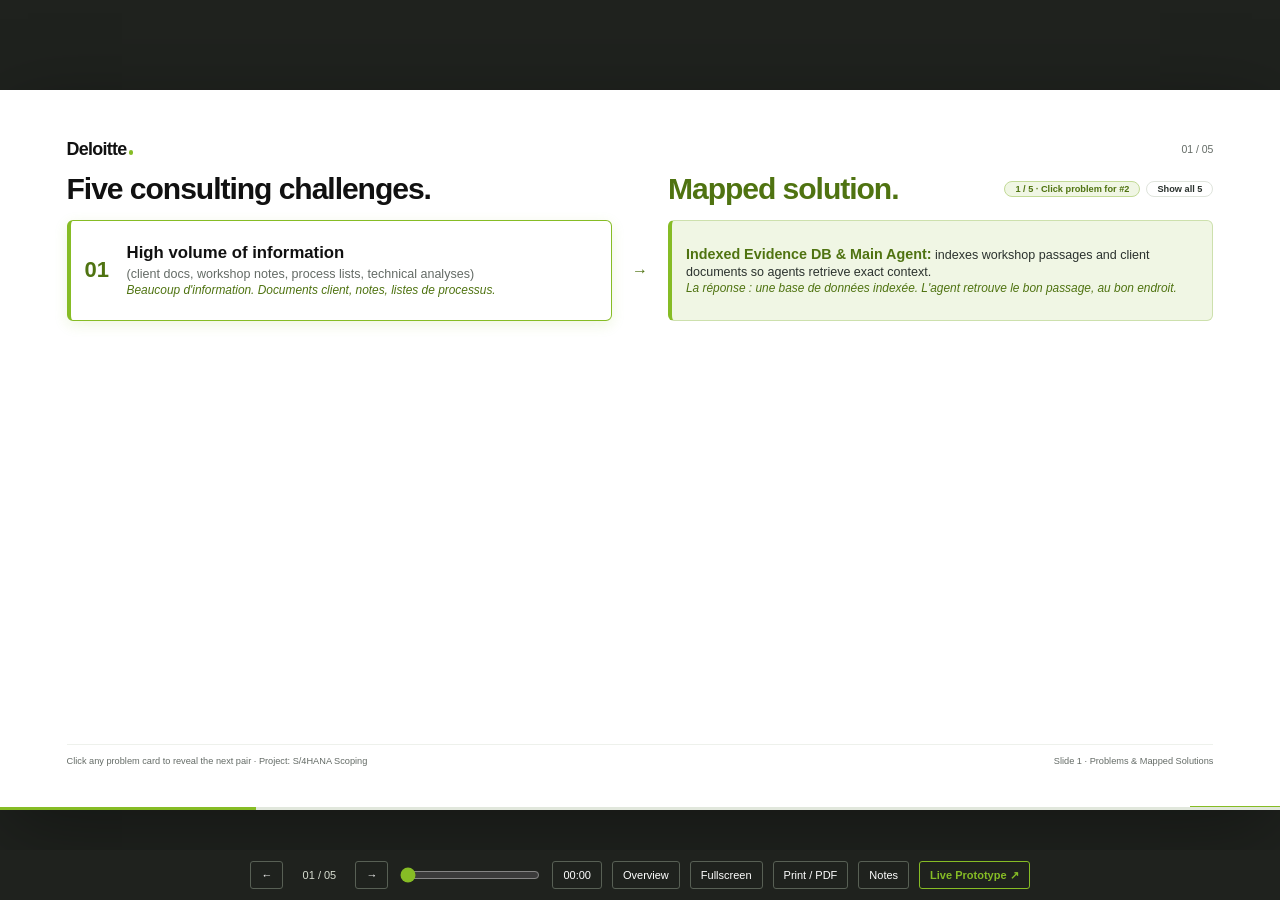
<file: presentation/index.html>
<!doctype html>
<html lang="en">
<head>
<meta charset="utf-8">
<meta name="viewport" content="width=device-width, initial-scale=1">
<meta name="theme-color" content="#111111">
<title>Deloitte | Reusable AI Framework for Consultants</title>
<style>
  :root {
    --green: #86bc25;
    --green-dark: #4f7311;
    --green-soft: #f0f6e4;
    --ink: #111111;
    --graphite: #2b322e;
    --muted: #646b66;
    --line: #dfe4dc;
    --canvas: #f5f7f3;
    --paper: #ffffff;
  }
  * { box-sizing: border-box; }
  html, body { height: 100%; margin: 0; }
  body {
    font-family: -apple-system, BlinkMacSystemFont, "Segoe UI", Roboto, Helvetica, Arial, sans-serif;
    color: var(--ink);
    background: #1f221e;
    display: grid;
    place-items: center;
    overflow: hidden;
  }
  button, a { font: inherit; }
  button { cursor: pointer; }
  a { color: inherit; }

  .deck {
    width: min(100vw, calc((100vh - 50px) * 16 / 9));
    height: min(calc(100vw * 9 / 16), calc(100vh - 50px));
    position: relative;
    background: var(--paper);
    overflow: hidden;
    box-shadow: 0 20px 80px rgba(0, 0, 0, .35);
  }
  .slide {
    position: absolute;
    inset: 0;
    display: none;
    background: var(--paper);
    padding: 3.8% 5.2% 3.4%;
    overflow-y: auto;
    animation: slideIn .2s ease-out;
  }
  .slide.active { display: flex; flex-direction: column; }
  @keyframes slideIn {
    from { opacity: .2; transform: translateY(4px); }
    to { opacity: 1; transform: translateY(0); }
  }

  /* Slide Header & Footer */
  .slide-top {
    display: flex;
    justify-content: space-between;
    align-items: center;
    margin-bottom: 1.1%;
  }
  .brand {
    font-weight: 700;
    font-size: clamp(14px, 1.4vw, 23px);
    letter-spacing: -0.7px;
    display: inline-flex;
    align-items: baseline;
  }
  .brand::after {
    content: "";
    width: .25em;
    height: .25em;
    border-radius: 50%;
    background: var(--green);
    margin-left: .12em;
  }
  .slide-number {
    font-size: clamp(10px, .82vw, 14px);
    color: var(--muted);
    font-variant-numeric: tabular-nums;
  }
  .section-label {
    font-size: clamp(9px, .74vw, 12px);
    letter-spacing: .13em;
    text-transform: uppercase;
    font-weight: 700;
    color: var(--green-dark);
    margin-bottom: .6%;
  }
  h1, h2, h3, h4, p { margin: 0; }
  h1 {
    font-size: clamp(26px, 4vw, 64px);
    line-height: 1.07;
    letter-spacing: -0.04em;
    font-weight: 600;
    max-width: 92%;
  }
  h2 {
    font-size: clamp(21px, 2.35vw, 38px);
    line-height: 1.12;
    letter-spacing: -0.035em;
    font-weight: 600;
    margin-bottom: 1.3%;
  }
  h3 {
    font-size: clamp(13px, 1.15vw, 20px);
    font-weight: 600;
    line-height: 1.28;
  }
  p {
    font-size: clamp(11px, .98vw, 16px);
    line-height: 1.48;
  }
  .green { color: var(--green-dark); }
  .slide-footer {
    margin-top: auto;
    padding-top: 1%;
    display: flex;
    justify-content: space-between;
    font-size: clamp(9px, .72vw, 12.5px);
    color: var(--muted);
    border-top: 1px solid #eef1ec;
  }
  .corner {
    position: absolute;
    right: 0;
    bottom: 0;
    width: 7%;
    height: 4px;
    background: var(--green);
  }

  /* Slide 1: 50% Problem / 50% Mapped Solution + Progressive Reveal */
  .slide1-title-row {
    display: grid;
    grid-template-columns: 1fr 32px 1fr;
    gap: 12px;
    align-items: center;
    margin-bottom: 1.2%;
  }
  .slide1-title-row h2 {
    margin-bottom: 0;
  }
  .slide1-right-head {
    display: flex;
    justify-content: space-between;
    align-items: center;
    gap: 10px;
    flex-wrap: wrap;
  }
  .step-controls {
    display: inline-flex;
    align-items: center;
    gap: 6px;
  }
  .step-pill {
    background: #fff;
    border: 1px solid var(--line);
    color: var(--graphite);
    border-radius: 999px;
    padding: 2px 10px;
    font-size: clamp(9px, .72vw, 12px);
    font-weight: 600;
    transition: border-color .15s, background .15s, color .15s;
  }
  .step-pill:hover {
    border-color: var(--green);
    color: var(--green-dark);
    background: var(--green-soft);
  }
  .step-pill.accent {
    background: var(--green-soft);
    border-color: #c2da96;
    color: var(--green-dark);
  }
  .mapping-rows {
    display: flex;
    flex-direction: column;
    gap: 4px;
    flex: 1;
    min-height: 0;
    justify-content: space-between;
  }
  .mapping-row {
    display: grid;
    grid-template-columns: 1fr 32px 1fr;
    gap: 12px;
    align-items: stretch;
    flex: 1;
    cursor: pointer;
    transition: opacity .36s cubic-bezier(.22, 1, .36, 1), transform .36s cubic-bezier(.22, 1, .36, 1);
  }
  .mapping-row .map-arrow,
  .mapping-row .resolve-card {
    transition: opacity .38s cubic-bezier(.22, 1, .36, 1) .08s, transform .38s cubic-bezier(.22, 1, .36, 1) .08s;
  }
  .mapping-row.hidden-step {
    opacity: 0;
    transform: translateY(12px);
    pointer-events: none;
  }
  .mapping-row.hidden-step .map-arrow,
  .mapping-row.hidden-step .resolve-card {
    opacity: 0;
    transform: translateX(16px);
  }
  .mapping-row.revealed {
    opacity: 1;
    transform: translateY(0);
  }
  .mapping-row.revealed .map-arrow,
  .mapping-row.revealed .resolve-card {
    opacity: 1;
    transform: translateX(0);
  }
  .problem-card {
    background: #fff;
    border: 1px solid var(--line);
    border-left: 4px solid var(--ink);
    border-radius: 6px;
    padding: 8px 14px;
    display: grid;
    grid-template-columns: 32px 1fr;
    gap: 10px;
    align-items: center;
    transition: border-color .2s, box-shadow .2s, transform .15s;
  }
  .mapping-row.can-advance:hover .problem-card {
    border-color: var(--green);
    transform: translateY(-1px);
  }
  .mapping-row.current .problem-card {
    border-color: var(--green);
    box-shadow: 0 4px 14px rgba(134, 188, 37, .14);
  }
  .problem-num {
    font-size: 22px;
    font-weight: 700;
    color: var(--green-dark);
    line-height: 1.2;
  }
  .problem-card strong {
    display: block;
    font-size: clamp(13px, 1.31vw, 22px);
    color: var(--ink);
    line-height: 1.22;
    margin-bottom: 2px;
  }
  .problem-card div > span {
    display: block;
    font-size: clamp(11.5px, .98vw, 15.5px);
    color: var(--muted);
    line-height: 1.3;
    margin-left: 0;
  }
  .problem-card div > span.problem-fr,
  .resolve-card p > span.solution-fr {
    font-size: clamp(10px, .93vw, 15.5px);
    color: var(--green-dark);
    font-style: italic;
    line-height: 1.16;
  }
  .problem-card div > span.problem-fr {
    margin-top: 2px;
  }
  .resolve-card p > span.solution-fr {
    display: block;
    margin-top: 2px;
  }
  .map-arrow {
    display: flex;
    align-items: center;
    justify-content: center;
    color: var(--green-dark);
    font-size: clamp(14px, 1.25vw, 20px);
    font-weight: 700;
  }
  .resolve-card {
    background: var(--green-soft);
    border: 1px solid #cde0ad;
    border-left: 4px solid var(--green);
    border-radius: 6px;
    padding: 8px 14px;
    display: flex;
    align-items: center;
  }
  .resolve-card p {
    font-size: clamp(11.5px, .98vw, 15.5px);
    line-height: 1.32;
    color: var(--graphite);
  }
  .resolve-card b {
    font-size: clamp(13px, 1.12vw, 18px);
    color: var(--green-dark);
  }

  /* Slide 2: Proposed Solution (Dedicated Overview) */
  .phase-strip {
    background: var(--canvas);
    border: 1px solid var(--line);
    border-left: 4px solid var(--ink);
    border-radius: 6px;
    padding: 12px 18px;
    margin-bottom: 1.8%;
    display: flex;
    justify-content: space-between;
    align-items: center;
    gap: 16px;
    flex-wrap: wrap;
  }
  .phase-strip strong {
    font-size: clamp(12.5px, 1.08vw, 18px);
    color: var(--ink);
  }
  .phase-strip span {
    font-size: clamp(10.5px, .9vw, 15px);
    color: var(--muted);
  }
  .solution-grid {
    display: grid;
    grid-template-columns: repeat(3, 1fr);
    gap: 2.2%;
    flex: 1;
    min-height: 0;
  }
  .solution-block {
    background: var(--green-soft);
    border: 1px solid #d1e2b4;
    border-top: 4px solid var(--green);
    border-radius: 6px;
    padding: 20px 22px;
    display: flex;
    flex-direction: column;
    justify-content: center;
  }
  .solution-block.dark {
    background: var(--ink);
    border-color: var(--ink);
    border-top-color: var(--green);
    color: #fff;
  }
  .sol-tag {
    font-size: clamp(9.5px, .78vw, 13px);
    text-transform: uppercase;
    letter-spacing: .1em;
    font-weight: 700;
    color: var(--green-dark);
    margin-bottom: 8px;
  }
  .solution-block.dark .sol-tag { color: var(--green); }
  .solution-block h3 {
    font-size: 20px;
    margin-bottom: 10px;
  }
  .solution-block p {
    font-size: clamp(12px, 1.05vw, 17.5px);
    color: var(--graphite);
    line-height: 1.5;
  }
  .solution-block.dark p { color: #d5dcd3; }

  /* Slide 3: System Architecture (5 Components + High-Level Zoom-In) */
  .arch-pipeline {
    display: grid;
    grid-template-columns: 1fr auto 1fr auto 1fr auto 1fr auto 1fr;
    gap: 4px;
    align-items: stretch;
    margin-top: .4%;
  }
  .arch-node {
    background: var(--canvas);
    border: 1px solid var(--line);
    border-top: 3px solid #c4cdbe;
    border-radius: 4px;
    padding: 14px 12px;
    text-align: left;
    display: flex;
    flex-direction: column;
    gap: 5px;
    transition: border-color .15s, background .15s, transform .12s;
  }
  .arch-node:hover, .arch-node.selected {
    border-color: var(--green);
    border-top-color: var(--green);
    background: var(--green-soft);
    transform: translateY(-1px);
  }
  .arch-node.selected {
    box-shadow: 0 4px 14px rgba(134, 188, 37, .18);
  }
  .arch-tag {
    font-size: 11px;
    text-transform: uppercase;
    letter-spacing: .08em;
    font-weight: 700;
    color: var(--green-dark);
  }
  .arch-node strong {
    font-size: 20px;
    letter-spacing: -0.02em;
    color: var(--ink);
    white-space: nowrap;
  }
  .arch-node small {
    font-size: clamp(11px, .9vw, 14px);
    color: var(--muted);
    white-space: nowrap;
  }
  .arch-arrow {
    display: flex;
    align-items: center;
    justify-content: center;
    color: #8f9a8c;
    font-size: clamp(14px, 1.2vw, 20px);
  }

  .arch-zoom-area {
    margin-top: 2%;
    background: #141714;
    color: #fff;
    border-radius: 5px;
    padding: 2.8% 3.5%;
    flex: 1;
    display: grid;
    grid-template-columns: 1fr 1.25fr;
    gap: 4%;
    align-items: start;
  }
  .zoom-col-label {
    font-size: 10.5px;
    text-transform: uppercase;
    letter-spacing: .08em;
    white-space: nowrap;
    color: var(--green);
    font-weight: 700;
    margin-bottom: 8px;
  }
  .arch-zoom-area h3 {
    font-size: 20px;
    color: #fff;
    margin-bottom: 10px;
  }
  .arch-zoom-area p {
    font-size: 15.5px;
    color: #d6dcd4;
    line-height: 1.5;
  }
  .zoom-role-list {
    margin: 0;
    padding-left: 20px;
    display: flex;
    flex-direction: column;
    gap: 8px;
    color: #d6dcd4;
    font-size: 16px;
    line-height: 1.45;
  }
  .zoom-role-list li::marker {
    color: var(--green);
  }
  .subcard-stack {
    display: flex;
    flex-direction: column;
    gap: 9px;
  }
  .subcard {
    background: #1f241f;
    border: 1px solid #323932;
    border-left: 3px solid var(--green);
    border-radius: 4px;
    padding: 10px 14px;
  }
  .subcard strong {
    display: block;
    font-size: 16px;
    color: #fff;
    margin-bottom: 3px;
  }
  .subcard span {
    display: block;
    font-size: 13.5px;
    color: #c5cec3;
    line-height: 1.4;
  }
  .value-card {
    background: #1c221b;
    border: 1px solid #354132;
    border-radius: 4px;
    padding: 16px 18px;
  }

  /* Slide 4: Architecture Diagram (True SVG Rebuild of architecture.mmd) */
  .slide4-head-row {
    display: flex;
    justify-content: space-between;
    align-items: center;
    gap: 12px;
    margin-bottom: 1.2%;
  }
  .slide4-head-row h2 {
    margin-bottom: 0;
  }
  .seq-trigger-btn {
    background: #eef5fc;
    color: #0d47a1;
    border: 1px solid #90bce8;
    border-radius: 999px;
    padding: 6px 14px;
    font-size: clamp(11px, .88vw, 13.5px);
    font-weight: 700;
    white-space: nowrap;
    cursor: pointer;
    transition: background .15s ease, border-color .15s ease;
  }
  .seq-trigger-btn:hover {
    background: #dbeafe;
    border-color: #1565c0;
  }
  .arch-svg-wrap {
    flex: 1;
    min-height: 0;
    display: flex;
    align-items: center;
    justify-content: center;
    background: var(--canvas);
    border: 1px solid var(--line);
    border-radius: 6px;
    padding: 8px 10px;
  }
  .arch-svg-wrap svg {
    width: 100%;
    height: 100%;
    max-height: 100%;
    display: block;
  }
  .engine-interactive {
    cursor: pointer;
    transition: opacity .15s ease, filter .15s ease;
  }
  .engine-interactive:hover {
    filter: brightness(0.97);
  }
  .engine-interactive:focus-visible {
    outline: 2px solid var(--green);
    outline-offset: 2px;
  }
  .engine-dialog {
    max-width: 1020px;
    width: 95%;
    margin: auto;
    border: 0;
    border-top: 5px solid var(--green);
    border-radius: 8px;
    padding: 24px 28px;
    font: 14px/1.5 -apple-system, BlinkMacSystemFont, "Segoe UI", Roboto, Helvetica, Arial, sans-serif;
    color: var(--ink);
    background: #fff;
    box-shadow: 0 24px 64px rgba(0, 0, 0, .38);
  }
  .engine-dialog::backdrop {
    background: rgba(17, 17, 17, .58);
  }
  .engine-dialog-head {
    display: flex;
    justify-content: space-between;
    align-items: flex-start;
    gap: 16px;
    margin-bottom: 16px;
  }
  .engine-dialog-head h3 {
    font-size: 22px;
    margin-top: 2px;
  }
  .engine-dialog-close {
    background: #f3f4f6;
    color: var(--ink);
    border: 1px solid var(--line);
    border-radius: 4px;
    padding: 5px 11px;
    font-size: 13px;
    font-weight: 700;
  }
  .engine-dialog-close:hover {
    background: #e5e7eb;
  }
  .engine-flow-grid {
    display: grid;
    grid-template-columns: repeat(4, 1fr);
    gap: 10px;
    margin-bottom: 16px;
  }
  .engine-flow-grid.cols-3 {
    grid-template-columns: repeat(3, 1fr);
  }
  .engine-step-card {
    background: #f7fbf0;
    border: 1px solid #cce3b0;
    border-top: 3px solid #2e7d32;
    border-radius: 6px;
    padding: 12px 11px;
  }
  .engine-step-tag {
    display: block;
    font-size: 10.5px;
    font-weight: 700;
    letter-spacing: .06em;
    text-transform: uppercase;
    color: var(--green-dark);
    margin-bottom: 4px;
  }
  .engine-step-card strong {
    display: block;
    font-size: 13px;
    white-space: nowrap;
    color: var(--ink);
    margin-bottom: 6px;
  }
  .engine-step-list {
    margin: 0;
    padding-left: 16px;
    display: grid;
    gap: 3px;
    font-size: 12px;
    color: var(--graphite);
    line-height: 1.35;
  }
  .engine-step-list code {
    font-size: 11px;
    color: #1b5e20;
    background: #e8f5e9;
    padding: 0 4px;
    border-radius: 3px;
  }
  .engine-infra-box {
    background: var(--ink);
    color: #fff;
    border-left: 4px solid var(--green);
    border-radius: 6px;
    padding: 14px 18px;
  }
  .engine-infra-box h4 {
    font-size: 13px;
    text-transform: uppercase;
    letter-spacing: .07em;
    color: var(--green);
    margin-bottom: 8px;
  }
  .engine-infra-list {
    margin: 0;
    padding-left: 18px;
    display: grid;
    gap: 5px;
    font-size: 13px;
    color: #e5e7eb;
    line-height: 1.45;
  }
  .engine-infra-list strong {
    color: #fff;
  }
  .engine-infra-list code {
    background: rgba(255, 255, 255, .12);
    color: #d9f99d;
    padding: 1px 5px;
    border-radius: 3px;
    font-size: 12px;
  }
  /* Subsystem dialog themes (amber=Skills, teal=Gateway, purple=Knowledge) */
  .engine-dialog.theme-amber { border-top-color: #d97706; }
  .theme-amber .engine-step-card { background: #fffdf5; border-color: #fcd34d; border-top-color: #d97706; }
  .theme-amber .engine-step-tag { color: #b45309; font-size: 12px; margin-bottom: 6px; }
  .theme-amber .engine-step-list code { color: #92400e; background: #fef3c7; }
  .theme-amber .engine-infra-box { border-left-color: #f59e0b; }
  .theme-amber .engine-infra-box h4 { color: #fbbf24; }

  .engine-dialog.theme-teal { border-top-color: #00695c; }
  .theme-teal .engine-step-card { background: #f2faf9; border-color: #99f6e4; border-top-color: #00695c; }
  .theme-teal .engine-step-tag { color: #0f766e; font-size: 12px; margin-bottom: 6px; }
  .theme-teal .engine-step-list code { color: #115e59; background: #ccfbf1; }
  .theme-teal .engine-infra-box { border-left-color: #14b8a6; }
  .theme-teal .engine-infra-box h4 { color: #5eead4; }

  .engine-dialog.theme-purple { border-top-color: #6a1b9a; }
  .theme-purple .engine-step-card { background: #faf6fe; border-color: #d8b4fe; border-top-color: #6a1b9a; }
  .theme-purple .engine-step-tag { color: #6a1b9a; font-size: 12px; margin-bottom: 6px; }
  .theme-purple .engine-step-list code { color: #581c87; background: #f3e8ff; }
  .theme-purple .engine-infra-box { border-left-color: #9333ea; }
  .theme-purple .engine-infra-box h4 { color: #c084fc; }

  .engine-dialog.theme-blue { border-top-color: #1565c0; }
  .theme-blue .engine-step-card { position: relative; background: #fafafa; border-color: #e5e7eb; border-top-width: 3px; }
  .theme-blue .engine-step-card:not(:nth-child(6))::after,
  .theme-blue .engine-step-card:nth-child(4)::before {
    content: "\2192";
    position: absolute;
    top: 50%;
    transform: translateY(-50%);
    width: 16px;
    height: 16px;
    border-radius: 50%;
    background: #e3f2fd;
    border: 1px solid #90bce8;
    color: #0d47a1;
    font-size: 10px;
    font-weight: 700;
    line-height: 1;
    display: flex;
    align-items: center;
    justify-content: center;
    z-index: 2;
    pointer-events: none;
  }
  .theme-blue .engine-step-card:not(:nth-child(6))::after { right: -14px; }
  .theme-blue .engine-step-card:nth-child(3)::after { right: -19px; }
  .theme-blue .engine-step-card:nth-child(4)::before { left: -19px; }
  .theme-blue .engine-step-tag { color: #4b5563; display: flex; align-items: center; flex-wrap: wrap; gap: 4px; margin-bottom: 6px; }
  .theme-blue .engine-infra-box { border-left-color: #3b82f6; }
  .theme-blue .engine-infra-box h4 { color: #93c5fd; }
  .seq-legend {
    display: flex;
    align-items: center;
    flex-wrap: wrap;
    gap: 8px;
    margin-bottom: 12px;
    padding: 7px 11px;
    background: #f8fafc;
    border: 1px solid #e2e8f0;
    border-radius: 6px;
    font-size: 11.5px;
    color: #475569;
    font-weight: 600;
  }
  .arch-tok,
  .theme-blue .engine-step-list code.arch-tok {
    display: inline-block;
    font-weight: 700;
    font-size: 10.5px;
    padding: 1px 5px;
    border-radius: 4px;
    border: 1px solid transparent;
    line-height: 1.3;
    letter-spacing: 0.01em;
    text-transform: none;
  }
  .tok-blue, .theme-blue .engine-step-list code.tok-blue { color: #0d47a1; background: #e3f2fd; border-color: #90bce8; }
  .tok-green, .theme-blue .engine-step-list code.tok-green { color: #1b5e20; background: #e8f5e9; border-color: #a5d6a7; }
  .tok-amber, .theme-blue .engine-step-list code.tok-amber { color: #92400e; background: #fef3c7; border-color: #fcd34d; }
  .tok-teal, .theme-blue .engine-step-list code.tok-teal { color: #115e59; background: #ccfbf1; border-color: #5eead4; }
  .tok-purple, .theme-blue .engine-step-list code.tok-purple { color: #581c87; background: #f3e8ff; border-color: #d8b4fe; }

  /* Slide 5: Project Knowledge · Data Types & Storage */
  .data-clarity-strip {
    background: var(--ink);
    color: #fff;
    border-left: 4px solid var(--green);
    border-radius: 6px;
    padding: 11px 16px;
    margin-bottom: 1.5%;
    font-size: clamp(11.5px, 1vw, 15.5px);
    line-height: 1.4;
  }
  .data-clarity-strip strong {
    color: var(--green);
  }
  .data-types-grid {
    display: grid;
    grid-template-columns: repeat(3, 1fr);
    gap: 1.8%;
    flex: 1;
    min-height: 0;
  }
  .data-type-card {
    background: #fff;
    border: 1px solid var(--line);
    border-top: 4px solid var(--ink);
    border-radius: 6px;
    padding: 14px 16px;
    display: flex;
    flex-direction: column;
    gap: 9px;
  }
  .data-type-card.non-vector {
    border-top-color: var(--green);
    background: #fcfdf9;
  }
  .data-type-kicker {
    font-size: 11px;
    text-transform: uppercase;
    letter-spacing: .09em;
    font-weight: 700;
    color: var(--green-dark);
  }
  .data-type-card h3 {
    font-size: clamp(15px, 1.28vw, 20px);
    color: var(--ink);
  }
  .data-row {
    background: var(--canvas);
    border: 1px solid var(--line);
    border-radius: 5px;
    padding: 8px 10px;
  }
  .data-type-card.non-vector .data-row.storage {
    background: var(--green-soft);
    border-color: #cde0ad;
  }
  .data-row-label {
    display: block;
    font-size: 10.5px;
    text-transform: uppercase;
    letter-spacing: .07em;
    font-weight: 700;
    color: var(--muted);
    margin-bottom: 2px;
  }
  .data-row p {
    font-size: clamp(11px, .92vw, 14px);
    color: var(--graphite);
    line-height: 1.36;
  }

  /* Slide 6: Transition to Live Demo */
  .demo-lead {
    font-size: clamp(13px, 1.18vw, 20px);
    color: var(--graphite);
    max-width: 88%;
    margin-bottom: 2.2%;
  }
  .demo-cards {
    display: grid;
    grid-template-columns: repeat(3, 1fr);
    gap: 2.2%;
  }
  .demo-card {
    background: var(--canvas);
    border: 1px solid var(--line);
    border-top: 3px solid var(--green);
    border-radius: 5px;
    padding: 4.5% 5%;
  }
  .demo-num {
    font-size: clamp(18px, 1.9vw, 32px);
    font-weight: 700;
    color: var(--green-dark);
    margin-bottom: 4%;
    display: block;
  }
  .demo-card h3 {
    margin-bottom: 4%;
    font-size: clamp(14px, 1.22vw, 20px);
  }
  .demo-card p {
    font-size: clamp(11.5px, .96vw, 16px);
    color: var(--muted);
    line-height: 1.48;
  }
  .demo-action-row {
    margin-top: auto;
    display: flex;
    align-items: center;
    justify-content: space-between;
    gap: 20px;
    background: var(--green-soft);
    border: 1px solid #cde0ad;
    border-radius: 6px;
    padding: 2.2% 3%;
  }
  .demo-action-row p {
    font-size: clamp(12px, 1.02vw, 17px);
    color: var(--graphite);
  }
  .demo-cta {
    display: inline-flex;
    align-items: center;
    gap: 8px;
    background: var(--green);
    color: var(--ink);
    font-weight: 700;
    text-decoration: none;
    padding: 12px 22px;
    border-radius: 5px;
    font-size: clamp(12px, 1vw, 17px);
    white-space: nowrap;
  }
  .demo-cta:hover { filter: brightness(.93); }

  /* Controls Bar */
  .controls {
    height: 50px;
    position: fixed;
    bottom: 0;
    left: 0;
    right: 0;
    display: flex;
    align-items: center;
    justify-content: center;
    gap: 10px;
    color: #d8ded1;
    background: #1f221e;
    padding: 0 16px;
  }
  .controls button, .controls a {
    border: 1px solid #586055;
    background: transparent;
    color: #fff;
    height: 28px;
    padding: 0 10px;
    font-size: 11px;
    border-radius: 3px;
    display: inline-flex;
    align-items: center;
    justify-content: center;
    text-decoration: none;
  }
  .controls button:hover, .controls a:hover {
    border-color: var(--green);
    color: var(--green);
  }
  .controls input[type=range] {
    width: 140px;
    accent-color: var(--green);
  }
  .controls .counter {
    font-size: 11px;
    min-width: 52px;
    text-align: center;
    font-variant-numeric: tabular-nums;
  }
  .controls .demo-nav {
    border-color: var(--green);
    color: var(--green);
    font-weight: 600;
  }
  .progress {
    height: 3px;
    position: absolute;
    bottom: 0;
    left: 0;
    background: #e1e7dc;
    width: 100%;
  }
  .progress span {
    display: block;
    height: 100%;
    background: var(--green);
    transition: width .2s;
  }

  /* Overview Overlay */
  .overview {
    position: absolute;
    inset: 0;
    background: var(--canvas);
    z-index: 40;
    padding: 4% 5%;
    display: none;
    overflow: auto;
  }
  .overview.open { display: block; }
  .overview-grid {
    display: grid;
    grid-template-columns: repeat(3, 1fr);
    gap: 14px;
    margin-top: 20px;
  }
  .thumb {
    background: #fff;
    border: 1px solid var(--line);
    padding: 16px;
    text-align: left;
    border-radius: 4px;
    min-height: 110px;
  }
  .thumb.current { border: 2px solid var(--green); }
  .thumb small {
    display: block;
    font-size: 10px;
    color: var(--green-dark);
    font-weight: 700;
    margin-bottom: 10px;
  }
  .thumb strong { font-size: 15px; }
  .close-overview {
    position: absolute;
    right: 4%;
    top: 4%;
    background: transparent;
    border: 0;
    font-size: 26px;
  }

  #print-list { display: none; }
  @media (max-width: 820px) {
    .slide1-title-row, .mapping-row, .solution-grid, .arch-pipeline, .arch-zoom-area, .data-types-grid, .demo-cards, .engine-flow-grid, .engine-flow-grid.cols-3 {
      grid-template-columns: 1fr;
    }
    .map-arrow, .arch-arrow, .controls .hide-sm { display: none; }
  }
  @media print {
    html, body { height: auto; background: #fff; display: block; overflow: visible; }
    .deck, .controls { display: none; }
    #print-list { display: block; }
    .print-slide {
      width: 1280px;
      height: 720px;
      position: relative;
      page-break-after: always;
      overflow: hidden;
    }
    .print-slide .slide {
      display: flex !important;
      position: absolute;
      inset: 0;
      animation: none;
    }
    .mapping-row.hidden-step,
    .mapping-row.hidden-step .map-arrow,
    .mapping-row.hidden-step .resolve-card {
      opacity: 1 !important;
      transform: none !important;
    }
    /* The print shell is 1280x720 while vw units resolve against the wider screen,
       so slide 1 needs fixed sizes to fit the printed page. */
    .print-slide .problem-card strong { font-size: 18px; }
    .print-slide .problem-card div > span { font-size: 11px; }
    .print-slide .problem-card div > span.problem-fr { font-size: 11px; line-height: 1.2; }
    .print-slide .resolve-card p > span.solution-fr { font-size: 11px; line-height: 1.2; }
    .step-controls { display: none; }
  }
</style>
</head>
<body>
<main class="deck" id="deck" aria-label="Presentation deck">

  <!-- SLIDE 1: 50% PROBLEM / 50% MAPPED SOLUTION (PROGRESSIVE REVEAL) -->
  <section class="slide" data-title="Case Study: Problems & Mapped Solutions" data-notes="Introduce the 26-week S/4HANA scoping case study (Prepare -> Assess -> Analyze -> Advise). Click any visible problem card on the left to reveal the next consulting pain point and its green framework solution one by one.">
    <div class="slide-top"><div class="brand">Deloitte</div><div class="slide-number">01 / 05</div></div>

    <div class="slide1-title-row">
      <h2>Five consulting challenges.</h2>
      <div></div>
      <div class="slide1-right-head">
        <h2><span class="green">Mapped solution.</span></h2>
        <span class="step-controls">
          <button class="step-pill accent" id="reveal-next-btn" type="button">1 / 5 · Click problem for #2</button>
          <button class="step-pill" id="reveal-all-btn" type="button">Show all 5</button>
        </span>
      </div>
    </div>

    <div class="mapping-rows" id="mapping-rows">
      <div class="mapping-row" data-step="1">
        <div class="problem-card">
          <span class="problem-num">01</span>
          <div>
            <strong>High volume of information</strong>
            <span>(client docs, workshop notes, process lists, technical analyses)</span>
            <span class="problem-fr">Beaucoup d'information. Documents client, notes, listes de processus.</span>
          </div>
        </div>
        <div class="map-arrow" aria-hidden="true">→</div>
        <div class="resolve-card">
          <p><b>Indexed Evidence DB &amp; Main Agent:</b> indexes workshop passages and client documents so agents retrieve exact context.<span class="solution-fr">La réponse : une base de données indexée. L'agent retrouve le bon passage, au bon endroit.</span></p>
        </div>
      </div>

      <div class="mapping-row" data-step="2">
        <div class="problem-card">
          <span class="problem-num">02</span>
          <div>
            <strong>Repetitive drafting consumes time</strong>
            <span>(writing, structuring, and formatting instead of advisory)</span>
            <span class="problem-fr">La rédaction est répétitive. Cela prend du temps au détriment du conseil.</span>
          </div>
        </div>
        <div class="map-arrow" aria-hidden="true">→</div>
        <div class="resolve-card">
          <p><b>Shared Deliverable Agent:</b> turns raw notes into cited drafts in seconds while consultants keep validation.<span class="solution-fr">La réponse : un agent customisé qui aide à rédiger.</span></p>
        </div>
      </div>

      <div class="mapping-row" data-step="3">
        <div class="problem-card">
          <span class="problem-num">03</span>
          <div>
            <strong>Variable deliverable quality</strong>
            <span>(inconsistent format, rigor, and completeness across teams)</span>
            <span class="problem-fr">La qualité varie d'un consultant à l'autre.</span>
          </div>
        </div>
        <div class="map-arrow" aria-hidden="true">→</div>
        <div class="resolve-card">
          <p><b>Pluggable Skills (1 Skill = 1 Deliverable):</b> enforces standard Deloitte sections, schemas, and rules for every consultant.<span class="solution-fr">La réponse : des skills. Un skill par livrable. Donc la même structure pour tout le monde.</span></p>
        </div>
      </div>

      <div class="mapping-row" data-step="4">
        <div class="problem-card">
          <span class="problem-num">04</span>
          <div>
            <strong>Scattered knowledge across teams</strong>
            <span>(dispersed across chats, folders, and individual memory)</span>
            <span class="problem-fr">La connaissance est dispersée. Elle se perd d'un projet à l'autre.</span>
          </div>
        </div>
        <div class="map-arrow" aria-hidden="true">→</div>
        <div class="resolve-card">
          <p><b>Layered Project Knowledge Base (DB):</b> centralizes raw workshop notes, validated decisions, and published versions.<span class="solution-fr">La réponse : une base de connaissance à trois couches. Les notes, les décisions validées.</span></p>
        </div>
      </div>

      <div class="mapping-row" data-step="5">
        <div class="problem-card">
          <span class="problem-num">05</span>
          <div>
            <strong>Risk of omissions &amp; inconsistencies</strong>
            <span>(contradictions between deliverables over 26 weeks)</span>
            <span class="problem-fr">Les oublis et les contradictions, sur longue durée.</span>
          </div>
        </div>
        <div class="map-arrow" aria-hidden="true">→</div>
        <div class="resolve-card">
          <p><b>Knowledge Steward &amp; Quality Reviewer:</b> compares new notes against approved rules (e.g., &euro;50k vs &euro;25k) before publish.<span class="solution-fr">La réponse : un agent de contrôle et de qualité.</span></p>
        </div>
      </div>
    </div>

    <div class="slide-footer"><span>Click any problem card to reveal the next pair · Project: S/4HANA Scoping</span><span>Slide 1 · Problems &amp; Mapped Solutions</span></div>
    <div class="corner"></div>
  </section>

  <!-- SLIDE 2: PROPOSED SOLUTION · ONE REUSABLE FRAMEWORK -->
  <section class="slide" data-title="Proposed Solution: One Reusable Framework" data-notes="Summarize the 3 pillars of Deloitte's proposed framework before zooming into the 5 system architecture components: 1 generic multi-agent engine, structured knowledge + skills with consultant control, and 1 skill per deliverable.">
    <div class="slide-top"><div class="brand">Deloitte</div><div class="slide-number">02 / 05</div></div>
    <h2>One shared consulting engine. <span class="green">Built to extend via Skills.</span></h2>

    <div class="phase-strip">
      <strong>Prepare → Assess → Analyze → Advise</strong>
      <span>Fit-Gap Analyses · Workshop Reports · Target Architecture · Scenario Reports · Steering Decks</span>
    </div>

    <div class="solution-grid">
      <div class="solution-block dark">
        <span class="sol-tag">01 · Generic Engine</span>
        <h3>Main Agent + Specialized Agents</h3>
        <p>One entry-point agent coordinates focused agents to analyze, propose, structure, and draft deliverables across every project phase.</p>
      </div>
      <div class="solution-block">
        <span class="sol-tag">02 · Knowledge &amp; Control</span>
        <h3>Structured Knowledge + Skills</h3>
        <p>Agents rely on layered databases and task-specific Skills. Consultant always keeps final decision and validation.</p>
      </div>
      <div class="solution-block">
        <span class="sol-tag">03 · Modular Extension</span>
        <h3>1 Skill = 1 Deliverable</h3>
        <p>Each new deliverable (Fit-Gap, Workshop Report, Architecture, Steering) plugs into the shared engine as a dedicated Skill.</p>
      </div>
    </div>

    <div class="slide-footer"><span>Reusable AI Framework for Consultants</span><span>Slide 2 · Proposed Solution</span></div>
  </section>

  <!-- SLIDE 3: SYSTEM ARCHITECTURE · GENERAL VIEW + ZOOM-IN -->
  <section class="slide" data-title="System Architecture" data-notes="Present the 5 building blocks matching the live prototype's top bar. Walk across left-to-right first for the general view, then click any block to zoom into its high-level role, internal elements, and why it protects consultant control.">
    <div class="slide-top"><div class="brand">Deloitte</div><div class="slide-number">03 / 05</div></div>
    <h2>Five building blocks. <span class="green">One reusable engine.</span></h2>
    <div class="arch-pipeline">
      <button class="arch-node selected" type="button" data-arch-id="main_agent">
        <span class="arch-tag">1. Entry Point</span>
        <strong>Main Agent</strong>
        <small>Checks scope &amp; routes tasks</small>
      </button>
      <span class="arch-arrow" aria-hidden="true">→</span>
      <button class="arch-node" type="button" data-arch-id="specialized_agents">
        <span class="arch-tag">2. Core Engine</span>
        <strong>Specialized Agents</strong>
        <small>Deliverable · Steward · Quality</small>
      </button>
      <span class="arch-arrow" aria-hidden="true">→</span>
      <button class="arch-node" type="button" data-arch-id="skills">
        <span class="arch-tag">3. Extensible</span>
        <strong>Pluggable Skills</strong>
        <small>1 Skill = 1 Deliverable type</small>
      </button>
      <span class="arch-arrow" aria-hidden="true">→</span>
      <button class="arch-node" type="button" data-arch-id="knowledge_layers">
        <span class="arch-tag">4. Layered Memory</span>
        <strong>Project Knowledge</strong>
        <small>Notes vs. Approved Rules</small>
      </button>
      <span class="arch-arrow" aria-hidden="true">→</span>
      <button class="arch-node" type="button" data-arch-id="model_gateway">
        <span class="arch-tag">5. LLM Layer</span>
        <strong>Model Gateway</strong>
        <small>Schema-checked &amp; swappable</small>
      </button>
    </div>

    <div class="arch-zoom-area" id="arch-zoom-area" aria-live="polite"></div>

    <div class="slide-footer"><span>High-Level Architecture · Same 5 blocks as the live platform</span><span>Slide 3 · Architecture Overview</span></div>
  </section>

  <!-- SLIDE 4: ARCHITECTURE DIAGRAM (SVG REBUILD OF ARCHITECTURE.MMD) -->
  <section class="slide" data-title="Architecture Diagram" data-notes="Visual map of how all components interact: the Consultant asks the Main Agent, which dispatches to Deliverable Agent, Knowledge Steward, and Quality Reviewer. Deliverable Agent loads a Skill + authorized context, calls the Model Gateway, and returns a cited draft for explicit consultant approval.">
    <div class="slide-top"><div class="brand">Deloitte</div><div class="slide-number">04 / 05</div></div>
    <div class="slide4-head-row">
      <h2>End-to-end architecture. <span class="green">How components connect.</span></h2>
      <button type="button" class="seq-trigger-btn" data-open-dialog="sequence-dialog">Event Sequence (1 to 6)</button>
    </div>

    <div class="arch-svg-wrap">
      <svg viewBox="0 0 1220 542" role="img" aria-label="Reusable AI Framework Architecture Diagram" xmlns="http://www.w3.org/2000/svg" font-family="'Segoe UI', -apple-system, BlinkMacSystemFont, Roboto, Helvetica, Arial, sans-serif">
        <defs>
          <marker id="arr-blue" viewBox="0 0 10 10" refX="8.5" refY="5" markerWidth="6.5" markerHeight="6.5" orient="auto-start-reverse">
            <path d="M 0 1.2 L 9 5 L 0 8.8 z" fill="#1565c0"/>
          </marker>
          <marker id="arr-amber" viewBox="0 0 10 10" refX="8.5" refY="5" markerWidth="6.5" markerHeight="6.5" orient="auto-start-reverse">
            <path d="M 0 1.2 L 9 5 L 0 8.8 z" fill="#b45309"/>
          </marker>
          <marker id="arr-green" viewBox="0 0 10 10" refX="8.5" refY="5" markerWidth="6.5" markerHeight="6.5" orient="auto-start-reverse">
            <path d="M 0 1.2 L 9 5 L 0 8.8 z" fill="#2e7d32"/>
          </marker>
          <marker id="arr-teal" viewBox="0 0 10 10" refX="8.5" refY="5" markerWidth="6.5" markerHeight="6.5" orient="auto-start-reverse">
            <path d="M 0 1.2 L 9 5 L 0 8.8 z" fill="#00695c"/>
          </marker>
          <marker id="arr-purple" viewBox="0 0 10 10" refX="8.5" refY="5" markerWidth="6.5" markerHeight="6.5" orient="auto-start-reverse">
            <path d="M 0 1.2 L 9 5 L 0 8.8 z" fill="#6a1b9a"/>
          </marker>
          <marker id="arr-deloitte" viewBox="0 0 10 10" refX="8.5" refY="5" markerWidth="6.8" markerHeight="6.8" orient="auto-start-reverse">
            <path d="M 0 1.2 L 9 5 L 0 8.8 z" fill="#4f7311"/>
          </marker>
          <filter id="box-shadow" x="-4%" y="-6%" width="108%" height="116%">
            <feDropShadow dx="0" dy="1" stdDeviation="1.5" flood-color="#111111" flood-opacity="0.06"/>
          </filter>
        </defs>

        <!-- 1. SUBSYSTEM CONTAINERS -->
        <!-- Consultant Workspace -->
        <g class="engine-interactive" data-open-dialog="sequence-dialog" role="button" tabindex="0" aria-label="Inspect End-to-End Event Sequence">
          <rect x="355" y="6" width="525" height="60" rx="10" fill="#f5f9ff" stroke="#1565c0" stroke-width="1.5" stroke-dasharray="6 4"/>
          <text x="369" y="20" font-size="10.5" font-weight="700" fill="#1565c0" letter-spacing="0.6">CONSULTANT WORKSPACE</text>
        </g>

        <!-- Pluggable Skill Registry -->
        <g class="engine-interactive" data-open-dialog="skills-dialog" role="button" tabindex="0" aria-label="Inspect Pluggable Skill Registry">
          <rect x="12" y="106" width="220" height="258" rx="10" fill="#fffdf5" stroke="#d97706" stroke-width="1.5" stroke-dasharray="6 4"/>
          <text x="24" y="124" font-size="10.5" font-weight="700" fill="#b45309" letter-spacing="0.5">PLUGGABLE SKILL REGISTRY</text>
          <text x="24" y="138" font-size="10" fill="#78350f">1 Skill = 1 Deliverable</text>
        </g>

        <!-- Controlled Multi-Agent Engine -->
        <g class="engine-interactive" data-open-dialog="engine-dialog" role="button" tabindex="0" aria-label="Inspect Controlled Multi-Agent Engine flow">
          <rect x="316" y="106" width="584" height="258" rx="10" fill="#f7fbf0" stroke="#2e7d32" stroke-width="1.5" stroke-dasharray="6 4"/>
          <text x="330" y="124" font-size="10.5" font-weight="700" fill="#2e7d32" letter-spacing="0.5">CONTROLLED MULTI-AGENT ENGINE</text>
        </g>

        <!-- Model Gateway -->
        <g class="engine-interactive" data-open-dialog="gateway-dialog" role="button" tabindex="0" aria-label="Inspect Model Gateway">
          <rect x="988" y="106" width="220" height="258" rx="10" fill="#f2faf9" stroke="#00695c" stroke-width="1.5" stroke-dasharray="6 4"/>
          <text x="1000" y="124" font-size="10.5" font-weight="700" fill="#00695c" letter-spacing="0.5">MODEL GATEWAY</text>
          <text x="1000" y="138" font-size="10" fill="#115e59">Provider-Agnostic Abstraction</text>
        </g>

        <!-- Layered Project Knowledge Store -->
        <g class="engine-interactive" data-open-dialog="knowledge-dialog" role="button" tabindex="0" aria-label="Inspect Layered Project Knowledge Store">
          <rect x="130" y="408" width="960" height="128" rx="10" fill="#faf6fe" stroke="#6a1b9a" stroke-width="1.5" stroke-dasharray="6 4"/>
          <text x="146" y="528" font-size="10.5" font-weight="700" fill="#6a1b9a" letter-spacing="0.5">LAYERED PROJECT KNOWLEDGE STORE</text>
          <text x="1074" y="528" text-anchor="end" font-size="10" font-weight="600" fill="#6b21a8">Evidence  ·  Canonical Rules  ·  Deliverables</text>
        </g>

        <!-- 2. ROUTED CONNECTION ARROWS (DRAWN UNDER NODES WHERE APPROPRIATE) -->
        <!-- Edge 6: CW -> Canonical Knowledge & Deliverable Store (Human approval gate) -->
        <path d="M 865 42 L 945 42 L 945 431" fill="none" stroke="#4f7311" stroke-width="2.3" marker-end="url(#arr-deloitte)"/>
        <path d="M 945 386 L 695 386 L 695 431" fill="none" stroke="#4f7311" stroke-width="2.3" marker-end="url(#arr-deloitte)"/>

        <!-- Edge 1: CW -> Main Agent -->
        <path d="M 617 59 L 617 130" fill="none" stroke="#1565c0" stroke-width="1.8" marker-end="url(#arr-blue)"/>

        <!-- Edge 5: Quality Reviewer -> CW -->
        <path d="M 835 246 L 835 61" fill="none" stroke="#2e7d32" stroke-width="1.8" marker-end="url(#arr-green)"/>

        <!-- Edge 2: Deliverable Agent <-> Skill Registry -->
        <path d="M 234 298 L 326 298" fill="none" stroke="#b45309" stroke-width="1.8" marker-start="url(#arr-amber)" marker-end="url(#arr-amber)"/>

        <!-- Edge: Engine -> Unified Model Connector (Structured LLM call) -->
        <path d="M 900 177 L 996 177" fill="none" stroke="#00695c" stroke-width="1.8" stroke-dasharray="5 3" marker-end="url(#arr-teal)"/>

        <!-- Edge 3: Deliverable Agent -> Evidence Store & Canonical Knowledge -->
        <path d="M 385 350 L 385 386 L 290 386 L 290 431" fill="none" stroke="#6a1b9a" stroke-width="1.8" marker-end="url(#arr-purple)"/>
        <path d="M 385 386 L 525 386 L 525 431" fill="none" stroke="#6a1b9a" stroke-width="1.8" marker-end="url(#arr-purple)"/>

        <!-- Edge 4: Knowledge Steward -> Canonical Knowledge -->
        <path d="M 606 350 L 606 431" fill="none" stroke="#6a1b9a" stroke-width="1.8" marker-end="url(#arr-purple)"/>

        <!-- Internal Engine Arrows: Main Agent -> Workers -->
        <path d="M 480 180 L 480 198 L 413 198 L 413 244" fill="none" stroke="#2e7d32" stroke-width="1.6" marker-end="url(#arr-green)"/>
        <path d="M 606 180 L 606 244" fill="none" stroke="#2e7d32" stroke-width="1.6" marker-end="url(#arr-green)"/>
        <path d="M 730 180 L 730 198 L 766 198 L 766 244" fill="none" stroke="#2e7d32" stroke-width="1.6" marker-end="url(#arr-green)"/>

        <!-- Internal Gateway Arrows: Unified Connector -> Providers -->
        <path d="M 1062 206 L 1044 244" fill="none" stroke="#00695c" stroke-width="1.5" marker-end="url(#arr-teal)"/>
        <path d="M 1134 206 L 1150 244" fill="none" stroke="#00695c" stroke-width="1.5" marker-end="url(#arr-teal)"/>

        <!-- 3. NODES -->
        <!-- Consultant Workspace Pill -->
        <g filter="url(#box-shadow)" class="engine-interactive" data-open-dialog="sequence-dialog">
          <rect x="369" y="25" width="496" height="34" rx="17" fill="#e3f2fd" stroke="#1565c0" stroke-width="1.7"/>
          <text x="617" y="47" text-anchor="middle" font-size="13.5" font-weight="700" fill="#0d47a1">Consultant / Domain Lead  ·  Request, Review &amp; Approve</text>
        </g>

        <!-- Skill Subroutine Boxes (double side rails like Mermaid [[...]]) -->
        <g filter="url(#box-shadow)" class="engine-interactive" data-open-dialog="skills-dialog">
          <rect x="22" y="148" width="200" height="44" rx="5" fill="#fff8e1" stroke="#d97706" stroke-width="1.4"/>
          <line x1="29" y1="148" x2="29" y2="192" stroke="#d97706" stroke-width="1.3"/>
          <line x1="215" y1="148" x2="215" y2="192" stroke="#d97706" stroke-width="1.3"/>
          <text x="122" y="167" text-anchor="middle" font-size="12" font-weight="700" fill="#111111">workshop-report</text>
          <text x="122" y="182" text-anchor="middle" font-size="10" fill="#6b7280">Manifest + Schema + Rules</text>

          <rect x="22" y="202" width="200" height="44" rx="5" fill="#fff8e1" stroke="#d97706" stroke-width="1.4"/>
          <line x1="29" y1="202" x2="29" y2="246" stroke="#d97706" stroke-width="1.3"/>
          <line x1="215" y1="202" x2="215" y2="246" stroke="#d97706" stroke-width="1.3"/>
          <text x="122" y="221" text-anchor="middle" font-size="12" font-weight="700" fill="#111111">fit-gap</text>
          <text x="122" y="236" text-anchor="middle" font-size="10" fill="#6b7280">Manifest + Schema + Rules</text>

          <rect x="22" y="256" width="200" height="44" rx="5" fill="#fff8e1" stroke="#d97706" stroke-width="1.4"/>
          <line x1="29" y1="256" x2="29" y2="300" stroke="#d97706" stroke-width="1.3"/>
          <line x1="215" y1="256" x2="215" y2="300" stroke="#d97706" stroke-width="1.3"/>
          <text x="122" y="275" text-anchor="middle" font-size="12" font-weight="700" fill="#111111">target-architecture</text>
          <text x="122" y="290" text-anchor="middle" font-size="10" fill="#6b7280">Manifest + Schema + Rules</text>

          <rect x="22" y="310" width="200" height="44" rx="5" fill="#fff8e1" stroke="#d97706" stroke-width="1.4"/>
          <line x1="29" y1="310" x2="29" y2="354" stroke="#d97706" stroke-width="1.3"/>
          <line x1="215" y1="310" x2="215" y2="354" stroke="#d97706" stroke-width="1.3"/>
          <text x="122" y="329" text-anchor="middle" font-size="12" font-weight="700" fill="#111111">steering-committee</text>
          <text x="122" y="344" text-anchor="middle" font-size="10" fill="#6b7280">Manifest + Schema + Rules</text>
        </g>

        <!-- Multi-Agent Engine Nodes -->
        <g filter="url(#box-shadow)" class="engine-interactive" data-open-dialog="engine-dialog">
          <rect x="436" y="132" width="340" height="48" rx="7" fill="#e8f5e9" stroke="#2e7d32" stroke-width="1.8"/>
          <text x="606" y="153" text-anchor="middle" font-size="14" font-weight="700" fill="#111111">Main Agent (Orchestrator)</text>
          <text x="606" y="170" text-anchor="middle" font-size="10.5" fill="#1b5e20">ACL Check  ·  Snapshot Freeze  ·  Task Routing</text>

          <rect x="328" y="246" width="170" height="104" rx="7" fill="#ffffff" stroke="#2e7d32" stroke-width="1.5"/>
          <text x="413" y="271" text-anchor="middle" font-size="13" font-weight="700" fill="#111111">Deliverable Agent</text>
          <text x="413" y="292" text-anchor="middle" font-size="10.5" fill="#4b5563">Context Assembly &amp;</text>
          <text x="413" y="307" text-anchor="middle" font-size="10.5" fill="#4b5563">Cited Drafting</text>
          <text x="413" y="332" text-anchor="middle" font-size="10" font-weight="700" fill="#2e7d32">Reads Skill + Context</text>

          <rect x="521" y="246" width="170" height="104" rx="7" fill="#ffffff" stroke="#2e7d32" stroke-width="1.5"/>
          <text x="606" y="271" text-anchor="middle" font-size="13" font-weight="700" fill="#111111">Knowledge Steward</text>
          <text x="606" y="292" text-anchor="middle" font-size="10.5" fill="#4b5563">Fact Extraction &amp;</text>
          <text x="606" y="307" text-anchor="middle" font-size="10.5" fill="#4b5563">Conflict Detection</text>
          <text x="606" y="332" text-anchor="middle" font-size="10" font-weight="700" fill="#2e7d32">Stages Candidates</text>

          <rect x="714" y="246" width="170" height="104" rx="7" fill="#ffffff" stroke="#2e7d32" stroke-width="1.5"/>
          <text x="799" y="271" text-anchor="middle" font-size="13" font-weight="700" fill="#111111">Quality Reviewer</text>
          <text x="799" y="292" text-anchor="middle" font-size="10.5" fill="#4b5563">Citation, Schema &amp;</text>
          <text x="799" y="307" text-anchor="middle" font-size="10.5" fill="#4b5563">Integrity Gate</text>
          <text x="799" y="332" text-anchor="middle" font-size="10" font-weight="700" fill="#2e7d32">Validates Drafts</text>
        </g>

        <!-- Model Gateway Nodes -->
        <g filter="url(#box-shadow)" class="engine-interactive" data-open-dialog="gateway-dialog">
          <rect x="998" y="148" width="200" height="58" rx="7" fill="#e0f2f1" stroke="#00695c" stroke-width="1.6"/>
          <text x="1098" y="170" text-anchor="middle" font-size="12.5" font-weight="700" fill="#111111">Unified Model Connector</text>
          <text x="1098" y="185" text-anchor="middle" font-size="10" fill="#115e59">Policy routing · JSON schema</text>
          <text x="1098" y="198" text-anchor="middle" font-size="10" fill="#115e59">Audit logging</text>

          <rect x="996" y="246" width="96" height="104" rx="7" fill="#ffffff" stroke="#00695c" stroke-width="1.4"/>
          <text x="1044" y="276" text-anchor="middle" font-size="11.5" font-weight="700" fill="#111111">Claude /</text>
          <text x="1044" y="291" text-anchor="middle" font-size="11.5" font-weight="700" fill="#111111">OpenAI</text>
          <text x="1044" y="314" text-anchor="middle" font-size="10" fill="#4b5563">Enterprise API</text>
          <text x="1044" y="331" text-anchor="middle" font-size="9.5" font-weight="600" fill="#00695c">Cloud Policy</text>

          <rect x="1102" y="246" width="98" height="104" rx="7" fill="#ffffff" stroke="#00695c" stroke-width="1.4"/>
          <text x="1151" y="276" text-anchor="middle" font-size="11.5" font-weight="700" fill="#111111">Mistral /</text>
          <text x="1151" y="291" text-anchor="middle" font-size="11.5" font-weight="700" fill="#111111">Local LLM</text>
          <text x="1151" y="314" text-anchor="middle" font-size="10" fill="#4b5563">Restricted Data</text>
          <text x="1151" y="331" text-anchor="middle" font-size="9.5" font-weight="600" fill="#00695c">On-Prem Option</text>
        </g>

        <!-- Database Cylinder Nodes -->
        <g filter="url(#box-shadow)" class="engine-interactive" data-open-dialog="knowledge-dialog">
          <!-- L1: Evidence Store -->
          <path d="M 152 443 L 152 503 A 138 8.5 0 0 0 428 503 L 428 443 Z" fill="#f3e5f5" stroke="#6a1b9a" stroke-width="1.5"/>
          <ellipse cx="290" cy="443" rx="138" ry="8.5" fill="#e9d5ff" stroke="#6a1b9a" stroke-width="1.5"/>
          <text x="290" y="468" text-anchor="middle" font-size="12.5" font-weight="700" fill="#111111">Evidence Store</text>
          <text x="290" y="484" text-anchor="middle" font-size="10" fill="#4b5563">Immutable raw docs &amp; notes</text>
          <text x="290" y="497" text-anchor="middle" font-size="10" fill="#4b5563">Indexed chunks &amp; ACL tags</text>

          <!-- L2: Canonical Knowledge -->
          <path d="M 472 443 L 472 503 A 138 8.5 0 0 0 748 503 L 748 443 Z" fill="#f3e5f5" stroke="#6a1b9a" stroke-width="1.5"/>
          <ellipse cx="610" cy="443" rx="138" ry="8.5" fill="#e9d5ff" stroke="#6a1b9a" stroke-width="1.5"/>
          <text x="610" y="468" text-anchor="middle" font-size="12.5" font-weight="700" fill="#111111">Canonical Knowledge</text>
          <text x="610" y="484" text-anchor="middle" font-size="10" fill="#4b5563">Validated rules, decisions &amp; scope</text>
          <text x="610" y="497" text-anchor="middle" font-size="10" fill="#4b5563">Stable IDs &amp; version history</text>

          <!-- L3: Deliverable Store -->
          <path d="M 792 443 L 792 503 A 138 8.5 0 0 0 1068 503 L 1068 443 Z" fill="#f3e5f5" stroke="#6a1b9a" stroke-width="1.5"/>
          <ellipse cx="930" cy="443" rx="138" ry="8.5" fill="#e9d5ff" stroke="#6a1b9a" stroke-width="1.5"/>
          <text x="930" y="468" text-anchor="middle" font-size="12.5" font-weight="700" fill="#111111">Deliverable Store</text>
          <text x="930" y="484" text-anchor="middle" font-size="10" fill="#4b5563">Versioned drafts &amp; citations</text>
          <text x="930" y="497" text-anchor="middle" font-size="10" fill="#4b5563">Approvals &amp; audit snapshots</text>
        </g>

        <!-- 4. EDGE LABELS (PILL BADGES ON CONNECTORS) -->
        <!-- 1. Request deliverable -->
        <g class="engine-interactive" data-open-dialog="sequence-dialog">
          <rect x="542" y="75" width="150" height="20" rx="10" fill="#ffffff" stroke="#90bce8" stroke-width="1.2"/>
          <text x="617" y="88.5" text-anchor="middle" font-size="10.5" font-weight="700" fill="#0d47a1">1. Request deliverable</text>

          <!-- 5. Cited draft + findings -->
          <rect x="752" y="75" width="166" height="20" rx="10" fill="#ffffff" stroke="#a5d6a7" stroke-width="1.2"/>
          <text x="835" y="88.5" text-anchor="middle" font-size="10.5" font-weight="700" fill="#2e7d32">5. Cited draft + findings</text>
        </g>

        <!-- Internal labels inside Engine -->
        <g class="engine-interactive" data-open-dialog="engine-dialog">
          <rect x="370" y="206" width="86" height="18" rx="9" fill="#ffffff" stroke="#c8e6c9" stroke-width="1"/>
          <text x="413" y="218.5" text-anchor="middle" font-size="9.5" font-weight="600" fill="#1b5e20">dispatch task</text>

          <rect x="563" y="206" width="86" height="18" rx="9" fill="#ffffff" stroke="#c8e6c9" stroke-width="1"/>
          <text x="606" y="218.5" text-anchor="middle" font-size="9.5" font-weight="600" fill="#1b5e20">extract delta</text>

          <rect x="720" y="206" width="92" height="18" rx="9" fill="#ffffff" stroke="#c8e6c9" stroke-width="1"/>
          <text x="766" y="218.5" text-anchor="middle" font-size="9.5" font-weight="600" fill="#1b5e20">validate draft</text>
        </g>

        <!-- 2. Load skill + Structured LLM call + Bottom corridor pills: 3, 4, 6 -->
        <g class="engine-interactive" data-open-dialog="sequence-dialog">
          <rect x="236" y="282" width="76" height="30" rx="7" fill="#ffffff" stroke="#f59e0b" stroke-width="1.2"/>
          <text x="274" y="295" text-anchor="middle" font-size="10" font-weight="700" fill="#b45309">2. Load</text>
          <text x="274" y="307" text-anchor="middle" font-size="10" font-weight="700" fill="#b45309">skill</text>

          <rect x="906" y="161" width="78" height="30" rx="7" fill="#ffffff" stroke="#26a69a" stroke-width="1.2"/>
          <text x="945" y="174" text-anchor="middle" font-size="10" font-weight="700" fill="#00695c">Structured</text>
          <text x="945" y="186" text-anchor="middle" font-size="10" font-weight="700" fill="#00695c">LLM call</text>

          <rect x="313" y="376" width="144" height="20" rx="10" fill="#ffffff" stroke="#ce93d8" stroke-width="1.2"/>
          <text x="385" y="389.5" text-anchor="middle" font-size="10.5" font-weight="700" fill="#6a1b9a">3. Retrieve context</text>

          <rect x="537" y="376" width="138" height="20" rx="10" fill="#ffffff" stroke="#ce93d8" stroke-width="1.2"/>
          <text x="606" y="389.5" text-anchor="middle" font-size="10.5" font-weight="700" fill="#6a1b9a">4. Propose update</text>

          <rect x="740" y="376" width="150" height="20" rx="10" fill="#f0f6e4" stroke="#4f7311" stroke-width="1.4"/>
          <text x="815" y="389.5" text-anchor="middle" font-size="10.5" font-weight="700" fill="#4f7311">6. Explicit approval</text>
        </g>
      </svg>
    </div>

    <div class="slide-footer"><span>Architecture Diagram · End-to-End Request, Retrieval, Validation &amp; Storage</span><span>Slide 4 · Architecture Diagram</span></div>
  </section>

  <!-- SLIDE 5: DEMO STAGES & GOVERNANCE WORKFLOW (STANDALONE FLOWCHART) -->
  <section class="slide" data-title="Demo Stages & Workflow" data-notes="Walk through all 5 governed phases demonstrated in the live prototype (evidence -> report -> conflict -> accepted_clarification -> clarified). Show how 4 explicit human gates control progression and keep KB v1 (EUR 25,000) protected until WS-05 clarifies FR01 scope and Domain Lead promotes v2 (EUR 50,000). Click Launch Live Platform Demo to run it live.">
    <div class="slide-top"><div class="brand">Deloitte</div><div class="slide-number">05 / 05</div></div>
    <div class="slide4-head-row">
      <h2>Live demo workflow. <span class="green">Five governed stages from notes to v2.</span></h2>
      <a class="demo-cta" id="demo-link" href="http://127.0.0.1:8000/" target="_blank" rel="noopener" style="padding:7px 16px;font-size:clamp(11.5px,.92vw,14.5px)">Launch Live Platform Demo ↗</a>
    </div>

    <div class="arch-svg-wrap">
      <svg viewBox="0 0 1220 536" role="img" aria-label="Live Demo Five-Stage Governance Flowchart" xmlns="http://www.w3.org/2000/svg" font-family="'Segoe UI', -apple-system, BlinkMacSystemFont, Roboto, Helvetica, Arial, sans-serif">
        <defs>
          <marker id="flow-arr" viewBox="0 0 10 10" refX="8.5" refY="5" markerWidth="6.5" markerHeight="6.5" orient="auto">
            <path d="M 0 1.2 L 9 5 L 0 8.8 z" fill="#374151"/>
          </marker>
          <marker id="flow-arr-green" viewBox="0 0 10 10" refX="8.5" refY="5" markerWidth="6.5" markerHeight="6.5" orient="auto">
            <path d="M 0 1.2 L 9 5 L 0 8.8 z" fill="#4f7311"/>
          </marker>
          <marker id="gate-arr" viewBox="0 0 10 10" refX="8.5" refY="5" markerWidth="5.5" markerHeight="5.5" orient="auto">
            <path d="M 0 1.5 L 8.5 5 L 0 8.5 z" fill="#6b7280"/>
          </marker>
          <filter id="stage-shadow" x="-3%" y="-4%" width="106%" height="110%">
            <feDropShadow dx="0" dy="1.5" stdDeviation="2" flood-color="#111111" flood-opacity="0.06"/>
          </filter>
        </defs>

        <!-- 1. TOP SCENARIO CONTEXT BAR -->
        <rect x="17" y="10" width="386" height="46" rx="6" fill="#e8f5e9" stroke="#2e7d32" stroke-width="1.3"/>
        <text x="31" y="28" font-size="10" font-weight="700" fill="#1b5e20" letter-spacing="0.5">BASELINE KB (v1)</text>
        <text x="31" y="45" font-size="11.5" font-weight="600" fill="#111111">WS-01 · PO Threshold = EUR 25,000 (Scope: FR01)</text>

        <rect x="417" y="10" width="386" height="46" rx="6" fill="#fff8e1" stroke="#d97706" stroke-width="1.3"/>
        <text x="431" y="28" font-size="10" font-weight="700" fill="#b45309" letter-spacing="0.5">NEW WORKSHOP INPUT</text>
        <text x="431" y="45" font-size="11.5" font-weight="600" fill="#111111">WS-04 · Mentions EUR 50,000 (Scope: Missing)</text>

        <rect x="817" y="10" width="386" height="46" rx="6" fill="#e3f2fd" stroke="#1565c0" stroke-width="1.3"/>
        <text x="831" y="28" font-size="10" font-weight="700" fill="#0d47a1" letter-spacing="0.5">OWNER CLARIFICATION</text>
        <text x="831" y="45" font-size="11.5" font-weight="600" fill="#111111">WS-05 · Confirms EUR 50,000 for FR01</text>

        <!-- 2. GUIDED DEMO STEP GROUP HEADERS -->
        <rect x="17" y="66" width="454" height="28" rx="5" fill="#f1f5f9" stroke="#cbd5e1" stroke-width="1.1"/>
        <text x="244" y="84" text-anchor="middle" font-size="10.5" font-weight="700" fill="#1e293b" letter-spacing="0.5">DEMO STEP 01 · Draft &amp; Review Workshop Report</text>

        <rect x="505" y="66" width="454" height="28" rx="5" fill="#fef2f2" stroke="#fecaca" stroke-width="1.1"/>
        <text x="732" y="84" text-anchor="middle" font-size="10.5" font-weight="700" fill="#991b1b" letter-spacing="0.5">DEMO STEP 02 · Catch Conflict &amp; Verify Scope</text>

        <rect x="993" y="66" width="210" height="28" rx="5" fill="#f0f6e4" stroke="#86bc25" stroke-width="1.3"/>
        <text x="1098" y="84" text-anchor="middle" font-size="10.5" font-weight="700" fill="#3f6212" letter-spacing="0.4">DEMO STEP 03 · Publish v2</text>

        <!-- 3. STAGE-TO-STAGE HORIZONTAL ARROWS + STEM LINES TO GATES -->
        <!-- Arrow 1->2 -->
        <path d="M 227 218 L 259 218" fill="none" stroke="#374151" stroke-width="2" marker-end="url(#flow-arr)"/>
        <circle cx="244" cy="218" r="3" fill="#6b7280"/>
        <path d="M 244 221 L 244 350" fill="none" stroke="#9ca3af" stroke-width="1.5" stroke-dasharray="4 3" marker-end="url(#gate-arr)"/>

        <!-- Arrow 2->3 -->
        <path d="M 471 218 L 503 218" fill="none" stroke="#374151" stroke-width="2" marker-end="url(#flow-arr)"/>
        <circle cx="488" cy="218" r="3" fill="#6b7280"/>
        <path d="M 488 221 L 488 350" fill="none" stroke="#9ca3af" stroke-width="1.5" stroke-dasharray="4 3" marker-end="url(#gate-arr)"/>

        <!-- Arrow 3->4 -->
        <path d="M 715 218 L 747 218" fill="none" stroke="#374151" stroke-width="2" marker-end="url(#flow-arr)"/>
        <circle cx="732" cy="218" r="3" fill="#6b7280"/>
        <path d="M 732 221 L 732 350" fill="none" stroke="#9ca3af" stroke-width="1.5" stroke-dasharray="4 3" marker-end="url(#gate-arr)"/>

        <!-- Arrow 4->5 -->
        <path d="M 959 218 L 991 218" fill="none" stroke="#4f7311" stroke-width="2.2" marker-end="url(#flow-arr-green)"/>
        <circle cx="976" cy="218" r="3.2" fill="#4f7311"/>
        <path d="M 976 221 L 976 350" fill="none" stroke="#4f7311" stroke-width="1.5" stroke-dasharray="4 3" marker-end="url(#gate-arr)"/>

        <!-- 4. FIVE GOVERNED STAGE CARDS (width=210, height=228, y=104..332) -->
        <!-- Stage 01: phase: evidence -->
        <g filter="url(#stage-shadow)">
          <rect x="17" y="104" width="210" height="228" rx="8" fill="#ffffff" stroke="#1565c0" stroke-width="1.6"/>
          <text x="122" y="122" text-anchor="middle" font-size="10" font-weight="700" fill="#1565c0" letter-spacing="0.6">STAGE 01</text>
          <rect x="27" y="129" width="190" height="21" rx="10.5" fill="#e3f2fd" stroke="#90bce8" stroke-width="1"/>
          <text x="122" y="143" text-anchor="middle" font-size="10" font-weight="700" fill="#0d47a1">phase: evidence</text>
          <text x="122" y="172" text-anchor="middle" font-size="13.5" font-weight="700" fill="#111111">Evidence Ready</text>
          <line x1="29" y1="184" x2="215" y2="184" stroke="#e5e7eb" stroke-width="1"/>
          <text x="30" y="206" font-size="10.8" fill="#374151">• WS-01 &amp; WS-04 indexed</text>
          <text x="30" y="232" font-size="10.8" fill="#374151">• Run workshop_report Skill</text>
          <text x="30" y="258" font-size="10.8" fill="#374151">• Freezes snapshot_id</text>
          <text x="30" y="284" font-size="10.8" fill="#374151">• Stages EUR 50k (Proposed)</text>
          <rect x="27" y="302" width="190" height="20" rx="4" fill="#eff6ff"/>
          <text x="122" y="315.5" text-anchor="middle" font-size="9.8" font-weight="700" fill="#1d4ed8">Candidate: Proposed</text>
        </g>

        <!-- Stage 02: phase: report -->
        <g filter="url(#stage-shadow)">
          <rect x="261" y="104" width="210" height="228" rx="8" fill="#ffffff" stroke="#d97706" stroke-width="1.6"/>
          <text x="366" y="122" text-anchor="middle" font-size="10" font-weight="700" fill="#b45309" letter-spacing="0.6">STAGE 02</text>
          <rect x="271" y="129" width="190" height="21" rx="10.5" fill="#fff8e1" stroke="#fcd34d" stroke-width="1"/>
          <text x="366" y="143" text-anchor="middle" font-size="10" font-weight="700" fill="#92400e">phase: report</text>
          <text x="366" y="172" text-anchor="middle" font-size="13.5" font-weight="700" fill="#111111">Report Reviewed</text>
          <line x1="273" y1="184" x2="459" y2="184" stroke="#e5e7eb" stroke-width="1"/>
          <text x="274" y="206" font-size="10.8" fill="#374151">• WS-04 report marked Confirmed</text>
          <text x="274" y="232" font-size="10.8" fill="#374151">• Confirms exact source quotes</text>
          <text x="274" y="258" font-size="10.8" fill="#374151">• Proposal not yet promoted</text>
          <text x="274" y="284" font-size="10.8" fill="#374151">• KB v1 (EUR 25k) stays active</text>
          <rect x="271" y="302" width="190" height="20" rx="4" fill="#fffbeb"/>
          <text x="366" y="315.5" text-anchor="middle" font-size="9.8" font-weight="700" fill="#b45309">Report Confirmed · KB Still v1</text>
        </g>

        <!-- Stage 03: phase: conflict -->
        <g filter="url(#stage-shadow)">
          <rect x="505" y="104" width="210" height="228" rx="8" fill="#ffffff" stroke="#dc2626" stroke-width="1.6"/>
          <text x="610" y="122" text-anchor="middle" font-size="10" font-weight="700" fill="#dc2626" letter-spacing="0.6">STAGE 03</text>
          <rect x="515" y="129" width="190" height="21" rx="10.5" fill="#fef2f2" stroke="#fca5a5" stroke-width="1"/>
          <text x="610" y="143" text-anchor="middle" font-size="10" font-weight="700" fill="#b91c1c">phase: conflict</text>
          <text x="610" y="172" text-anchor="middle" font-size="13.5" font-weight="700" fill="#111111">Decision Conflict</text>
          <line x1="517" y1="184" x2="703" y2="184" stroke="#e5e7eb" stroke-width="1"/>
          <text x="518" y="206" font-size="10.8" fill="#374151">• EUR 50k vs EUR 25k flagged</text>
          <text x="518" y="232" font-size="10.8" fill="#374151">• Candidate status = Conflicted</text>
          <text x="518" y="258" font-size="10.8" fill="#374151">• Opens 2 escalation tasks</text>
          <text x="518" y="284" font-size="10.8" fill="#374151">• Blocks final fit_gap publish</text>
          <rect x="515" y="302" width="190" height="20" rx="4" fill="#fef2f2"/>
          <text x="610" y="315.5" text-anchor="middle" font-size="9.8" font-weight="700" fill="#b91c1c">Publish Blocked Until Clarified</text>
        </g>

        <!-- Stage 04: phase: accepted_clarification -->
        <g filter="url(#stage-shadow)">
          <rect x="749" y="104" width="210" height="228" rx="8" fill="#ffffff" stroke="#6a1b9a" stroke-width="1.6"/>
          <text x="854" y="122" text-anchor="middle" font-size="10" font-weight="700" fill="#6a1b9a" letter-spacing="0.6">STAGE 04</text>
          <rect x="757" y="129" width="194" height="21" rx="10.5" fill="#faf5ff" stroke="#d8b4fe" stroke-width="1"/>
          <text x="854" y="143" text-anchor="middle" font-size="9.6" font-weight="700" fill="#581c87">phase: accepted_clarification</text>
          <text x="854" y="172" text-anchor="middle" font-size="13.5" font-weight="700" fill="#111111">Clarification Accepted</text>
          <line x1="761" y1="184" x2="947" y2="184" stroke="#e5e7eb" stroke-width="1"/>
          <text x="762" y="206" font-size="10.8" fill="#374151">• Unlocks WS-05 owner reply</text>
          <text x="762" y="232" font-size="10.8" fill="#374151">• Confirms Company = FR01</text>
          <text x="762" y="258" font-size="10.8" fill="#374151">• Candidate status = Accepted</text>
          <text x="762" y="284" font-size="10.8" fill="#374151">• Ready for KB promotion</text>
          <rect x="759" y="302" width="190" height="20" rx="4" fill="#f3e8ff"/>
          <text x="854" y="315.5" text-anchor="middle" font-size="9.8" font-weight="700" fill="#6b21a8">FR01 Verified · Ready for v2</text>
        </g>

        <!-- Stage 05: phase: clarified -->
        <g filter="url(#stage-shadow)">
          <rect x="993" y="104" width="210" height="228" rx="8" fill="#fcfdf9" stroke="#4f7311" stroke-width="1.9"/>
          <text x="1098" y="122" text-anchor="middle" font-size="10" font-weight="700" fill="#4f7311" letter-spacing="0.6">STAGE 05</text>
          <rect x="1003" y="129" width="190" height="21" rx="10.5" fill="#e8f5e9" stroke="#86bc25" stroke-width="1.1"/>
          <text x="1098" y="143" text-anchor="middle" font-size="10" font-weight="700" fill="#3f6212">phase: clarified</text>
          <text x="1098" y="172" text-anchor="middle" font-size="13.5" font-weight="700" fill="#111111">Decision Clarified (v2)</text>
          <line x1="1005" y1="184" x2="1191" y2="184" stroke="#d9ead3" stroke-width="1"/>
          <text x="1006" y="206" font-size="10.8" fill="#374151">• Promotes rule to KB v2 (50k)</text>
          <text x="1006" y="232" font-size="10.8" fill="#374151">• Keeps v1 (25k) in history</text>
          <text x="1006" y="258" font-size="10.8" fill="#374151">• Resolves open review tasks</text>
          <text x="1006" y="284" font-size="10.8" fill="#374151">• Unlocks fit_gap &amp; steering</text>
          <rect x="1003" y="302" width="190" height="20" rx="4" fill="#f0f6e4"/>
          <text x="1098" y="315.5" text-anchor="middle" font-size="9.8" font-weight="700" fill="#3f6212">KB v2 Active · Publish Ready</text>
        </g>

        <!-- 5. FOUR EXPLICIT HUMAN GATE CALLOUTS -->
        <rect x="132" y="352" width="224" height="56" rx="6" fill="#ffffff" stroke="#90bce8" stroke-width="1.3"/>
        <text x="244" y="369" text-anchor="middle" font-size="9.5" font-weight="700" fill="#0d47a1" letter-spacing="0.4">GATE 1 · CONSULTANT / LEAD</text>
        <text x="244" y="386" text-anchor="middle" font-size="11.5" font-weight="700" fill="#111111">Confirm Faithful Report</text>
        <text x="244" y="400" text-anchor="middle" font-size="9.5" fill="#6b7280">POST /approve-report</text>

        <rect x="376" y="352" width="224" height="56" rx="6" fill="#ffffff" stroke="#fca5a5" stroke-width="1.3"/>
        <text x="488" y="369" text-anchor="middle" font-size="9.5" font-weight="700" fill="#b91c1c" letter-spacing="0.4">GATE 2 · CONSULTANT / LEAD</text>
        <text x="488" y="386" text-anchor="middle" font-size="11.5" font-weight="700" fill="#111111">Flag EUR 50k vs 25k Conflict</text>
        <text x="488" y="400" text-anchor="middle" font-size="9.5" fill="#6b7280">POST /api/conflict</text>

        <rect x="620" y="352" width="224" height="56" rx="6" fill="#ffffff" stroke="#d8b4fe" stroke-width="1.3"/>
        <text x="732" y="369" text-anchor="middle" font-size="9.5" font-weight="700" fill="#6a1b9a" letter-spacing="0.4">GATE 3 · DOMAIN LEAD ONLY</text>
        <text x="732" y="386" text-anchor="middle" font-size="11.5" font-weight="700" fill="#111111">Accept WS-05 Scope (FR01)</text>
        <text x="732" y="400" text-anchor="middle" font-size="9.5" fill="#6b7280">POST /clarification/accept</text>

        <rect x="864" y="352" width="224" height="56" rx="6" fill="#f0f6e4" stroke="#86bc25" stroke-width="1.5"/>
        <text x="976" y="369" text-anchor="middle" font-size="9.5" font-weight="700" fill="#3f6212" letter-spacing="0.4">GATE 4 · DOMAIN LEAD ONLY</text>
        <text x="976" y="386" text-anchor="middle" font-size="11.5" font-weight="700" fill="#111111">Promote Rule to KB v2</text>
        <text x="976" y="400" text-anchor="middle" font-size="9.5" fill="#4f7311">POST /api/promote</text>

        <!-- 6. BOTTOM GOVERNANCE & KB LOCK BAR -->
        <rect x="17" y="424" width="942" height="98" rx="8" fill="#111111"/>
        <rect x="17" y="424" width="6" height="98" rx="3" fill="#f59e0b"/>
        <text x="38" y="462" font-size="14.8" font-weight="600" fill="#f3f4f6">AI proposals stay isolated in candidate staging; final fit_gap &amp; steering publication is blocked while conflict is open.</text>
        <text x="38" y="492" font-size="14" fill="#9ca3af">Every run saves an immutable snapshot_id freezing exact document hashes, active KB version, user role, and current phase.</text>

        <rect x="993" y="424" width="210" height="98" rx="8" fill="#111111" stroke="#86bc25" stroke-width="2"/>
        <text x="1098" y="449" text-anchor="middle" font-size="11.5" font-weight="700" fill="#86bc25" letter-spacing="0.4">ACTIVE KB: v2 (EUR 50k)</text>
        <text x="1098" y="471" text-anchor="middle" font-size="11.5" fill="#ffffff">All 3 Skills unlocked for</text>
        <text x="1098" y="488" text-anchor="middle" font-size="11.5" fill="#ffffff">final v2 publication.</text>
        <text x="1098" y="508" text-anchor="middle" font-size="10.2" font-weight="600" fill="#a3e635">Audit log + v1 preserved</text>
      </svg>
    </div>

    <div class="slide-footer"><span>Project: S/4HANA Scoping · Procure-to-Pay · Governed Phase Progression</span><span>Slide 5 · Live Demo Workflow</span></div>
  </section>

  <div class="progress" aria-hidden="true"><span id="progress"></span></div>
</main>

<nav class="controls" aria-label="Presentation controls">
  <button id="prev" type="button" aria-label="Previous slide">←</button>
  <span class="counter" id="counter">01 / 05</span>
  <button id="next" type="button" aria-label="Next slide">→</button>
  <input id="seek" class="hide-sm" type="range" min="1" max="5" value="1" aria-label="Slide slider">
  <button id="timer" class="hide-sm" type="button" title="Start or pause timer">00:00</button>
  <button id="overview-btn" type="button">Overview</button>
  <button id="fullscreen" class="hide-sm" type="button">Fullscreen</button>
  <button id="print" class="hide-sm" type="button">Print / PDF</button>
  <button id="notes" type="button">Notes</button>
  <a id="bottom-demo" class="demo-nav" href="http://127.0.0.1:8000/" target="_blank" rel="noopener">Live Prototype ↗</a>
</nav>

<dialog id="notes-dialog" style="max-width:640px;width:90%;border:0;border-top:4px solid #86bc25;padding:28px;font:15px/1.6 Arial,sans-serif;box-shadow:0 20px 60px rgba(0,0,0,.35)">
  <div id="notes-content"></div>
  <button id="close-notes" type="button" style="margin-top:18px;background:#111;color:#fff;border:0;padding:8px 16px;border-radius:3px">Close notes</button>
</dialog>

<dialog id="engine-dialog" class="engine-dialog" aria-labelledby="engine-dialog-title">
  <div class="engine-dialog-head">
    <div>
      <div class="section-label">Controlled Multi-Agent Engine · Execution Flow</div>
      <h3 id="engine-dialog-title">How They Actually Flow Together</h3>
    </div>
    <button id="close-engine" class="engine-dialog-close" type="button" data-close-dialog="engine-dialog" aria-label="Close dialog">Close ×</button>
  </div>

  <div class="engine-flow-grid">
    <div class="engine-step-card">
      <span class="engine-step-tag">01 · orchestrator.py</span>
      <strong>Main Agent (Orchestrator)</strong>
      <ul class="engine-step-list">
        <li>Checks data access permissions</li>
        <li>Freezes point-in-time <code>snapshot_id</code></li>
        <li>Dispatches agent tasks</li>
      </ul>
    </div>
    <div class="engine-step-card">
      <span class="engine-step-tag">02 · agents.py</span>
      <strong>DeliverableAgent</strong>
      <ul class="engine-step-list">
        <li>Single reusable writer</li>
        <li>Loads Skill + context</li>
        <li>Calls <code>ModelGateway</code></li>
      </ul>
    </div>
    <div class="engine-step-card">
      <span class="engine-step-tag">03 · agents.py</span>
      <strong>QualityReviewer (checks, verifies)</strong>
      <ul class="engine-step-list">
        <li>Required template sections are present</li>
        <li>Section text is present</li>
        <li>Citations match (<code>snapshot_id</code>)</li>
      </ul>
    </div>
    <div class="engine-step-card">
      <span class="engine-step-tag">04 · agents.py</span>
      <strong>KnowledgeSteward</strong>
      <ul class="engine-step-list">
        <li>Extracts new workshop facts</li>
        <li>Diffs against KB</li>
        <li>Flags conflicts for review</li>
      </ul>
    </div>
  </div>

  <div class="engine-infra-box">
    <h4>Architecture Design · Shared Infrastructure, Separate Classes</h4>
    <ul class="engine-infra-list">
      <li><strong>Same underlying infrastructure:</strong>
        <ul style="margin:4px 0 0 18px;display:grid;gap:3px">
          <li>All agents share <code>KnowledgeStore</code> database access, LLM connector, Pydantic validation schemas, and frozen <code>snapshot_id</code>.</li>
        </ul>
      </li>
      <li><strong>Three separate classes in <code>agents.py</code> (restricted roles):</strong>
        <ul style="margin:4px 0 0 18px;display:grid;gap:3px">
          <li><code>DeliverableAgent</code> (1 reusable writer instance) loads the matching Skill and drafts content.</li>
          <li><code>QualityReviewer</code> independently checks required sections and citations.</li>
          <li><code>KnowledgeSteward</code> isolates rule conflicts so nothing auto-overwrites approved decisions.</li>
        </ul>
      </li>
    </ul>
  </div>
</dialog>

<dialog id="skills-dialog" class="engine-dialog theme-amber" aria-labelledby="skills-dialog-title">
  <div class="engine-dialog-head">
    <div>
      <div class="section-label">Pluggable Skill Registry · 1 Skill = 1 Deliverable</div>
      <h3 id="skills-dialog-title">Skill Structure</h3>
    </div>
    <button class="engine-dialog-close" type="button" data-close-dialog="skills-dialog" aria-label="Close dialog">Close ×</button>
  </div>

  <div class="engine-flow-grid cols-3" style="margin-bottom:0">
    <div class="engine-step-card">
      <span class="engine-step-tag">01 · Manifest</span>
      <ul class="engine-step-list">
        <li>Skill name, version &amp; purpose</li>
        <li>Required document sections</li>
        <li>Selected deterministically by user</li>
      </ul>
    </div>
    <div class="engine-step-card">
      <span class="engine-step-tag">02 · Schema</span>
      <ul class="engine-step-list">
        <li>Strict JSON output structure</li>
        <li>Section-by-section layout</li>
        <li>Required source citation fields</li>
      </ul>
    </div>
    <div class="engine-step-card">
      <span class="engine-step-tag">03 · Rules</span>
      <ul class="engine-step-list">
        <li>Checks previous steps are done</li>
        <li>Citations must match <code>snapshot_id</code></li>
        <li>Separates workshop notes from KB</li>
      </ul>
    </div>
  </div>
</dialog>

<dialog id="gateway-dialog" class="engine-dialog theme-teal" aria-labelledby="gateway-dialog-title">
  <div class="engine-dialog-head">
    <div>
      <div class="section-label">Model Gateway · Controlled LLM Abstraction</div>
      <h3 id="gateway-dialog-title">Model Gateway Structure</h3>
    </div>
    <button class="engine-dialog-close" type="button" data-close-dialog="gateway-dialog" aria-label="Close dialog">Close ×</button>
  </div>

  <div class="engine-flow-grid cols-3" style="margin-bottom:0">
    <div class="engine-step-card">
      <span class="engine-step-tag">01 · Unified Connector</span>
      <ul class="engine-step-list">
        <li>Single entry point for all LLM calls</li>
        <li>Switch AI vendors without changing agents</li>
        <li>Logs model used, latency &amp; token count</li>
      </ul>
    </div>
    <div class="engine-step-card">
      <span class="engine-step-tag">02 · Output &amp; Citation Lock</span>
      <ul class="engine-step-list">
        <li>Enforces the Skill JSON schema</li>
        <li>Allows citations only from <code>snapshot_id</code></li>
        <li>Blocks invented source references</li>
      </ul>
    </div>
    <div class="engine-step-card">
      <span class="engine-step-tag">03 · Client Data Policy Routing</span>
      <ul class="engine-step-list">
        <li>Enterprise Cloud APIs (Claude / OpenAI)</li>
        <li>On-prem or EU models (Mistral / Local LLM)</li>
        <li>Routes by project confidentiality level</li>
      </ul>
    </div>
  </div>
</dialog>

<dialog id="knowledge-dialog" class="engine-dialog theme-purple" aria-labelledby="knowledge-dialog-title">
  <div class="engine-dialog-head">
    <div>
      <div class="section-label">Layered Project Knowledge Store · Memory &amp; Governance</div>
      <h3 id="knowledge-dialog-title">Knowledge Store Structure</h3>
    </div>
    <button class="engine-dialog-close" type="button" data-close-dialog="knowledge-dialog" aria-label="Close dialog">Close ×</button>
  </div>

  <div class="engine-flow-grid cols-3" style="margin-bottom:10px">
    <div class="engine-step-card">
      <span class="engine-step-tag">01 · Evidence Store</span>
      <ul class="engine-step-list">
        <li>Raw workshop notes &amp; client docs</li>
        <li>Split into searchable text passages</li>
        <li>Tagged with role access permissions</li>
      </ul>
    </div>
    <div class="engine-step-card">
      <span class="engine-step-tag">02 · Canonical Knowledge</span>
      <ul class="engine-step-list">
        <li>Validated rules, decisions &amp; scope</li>
        <li>Versioned history (<code>v1</code> to <code>v2</code>)</li>
        <li>AI updates wait for human approval</li>
      </ul>
    </div>
    <div class="engine-step-card">
      <span class="engine-step-tag">03 · Deliverable Store</span>
      <ul class="engine-step-list">
        <li>Generated drafts tied to <code>snapshot_id</code></li>
        <li>Audit log of reviews &amp; sign-offs</li>
        <li>Locked client-ready publications</li>
      </ul>
    </div>
  </div>

  <div class="engine-flow-grid cols-3" style="margin-bottom:0">
    <div class="engine-infra-box" style="padding:11px 12px;font-size:12px;line-height:1.45">
      <div style="font-weight:700;color:#fff"><span style="color:#c084fc">DB:</span> Blob Storage + Vector / Keyword DB</div>
      <div style="font-size:11.5px;color:#d1d5db;margin-top:3px">e.g. File storage (<code>S3</code>) + <code>pgvector</code> / <code>Full-Text Search (FTS5)</code></div>
    </div>
    <div class="engine-infra-box" style="padding:11px 12px;font-size:12px;line-height:1.45">
      <div style="font-weight:700;color:#fff"><span style="color:#c084fc">DB:</span> Relational SQL Tables (ACID)</div>
      <div style="font-size:11.5px;color:#d1d5db;margin-top:3px">e.g. <code>PostgreSQL</code> / <code>SQLite</code> (Atomicity, Consistency, Isolation, Durability)</div>
    </div>
    <div class="engine-infra-box" style="padding:11px 12px;font-size:12px;line-height:1.45">
      <div style="font-weight:700;color:#fff"><span style="color:#c084fc">DB:</span> JSON Store + Append-Only SQL</div>
      <div style="font-size:11.5px;color:#d1d5db;margin-top:3px">e.g. <code>JSONB</code> + immutable audit log</div>
    </div>
  </div>
</dialog>

<dialog id="sequence-dialog" class="engine-dialog theme-blue" aria-labelledby="sequence-dialog-title">
  <div class="engine-dialog-head">
    <div>
      <div class="section-label">End-to-End Request, Execution &amp; Approval</div>
      <h3 id="sequence-dialog-title">Event &amp; Logic Sequence (Steps 1 to 6)</h3>
    </div>
    <button class="engine-dialog-close" type="button" data-close-dialog="sequence-dialog" aria-label="Close dialog">Close ×</button>
  </div>

  <div class="seq-legend" aria-label="Architecture block color key">
    <span>Architecture Blocks:</span>
    <span class="arch-tok tok-blue">Consultant Workspace</span>
    <span class="arch-tok tok-green">Multi-Agent Engine</span>
    <span class="arch-tok tok-amber">Skill Registry</span>
    <span class="arch-tok tok-teal">Model Gateway</span>
    <span class="arch-tok tok-purple">Knowledge Store</span>
  </div>

  <div class="engine-flow-grid cols-3">
    <div class="engine-step-card" style="border-top-color:#1565c0">
      <span class="engine-step-tag">Step 01 · <span class="arch-tok tok-blue">Consultant</span> &rarr; <span class="arch-tok tok-green">Main Agent</span></span>
      <strong>Request &amp; Snapshot</strong>
      <ul class="engine-step-list">
        <li><span class="arch-tok tok-blue">UI</span> sends <code class="arch-tok tok-blue">POST /api/generate</code> with <code class="arch-tok tok-amber">skill</code> ID</li>
        <li>Checks data access permissions</li>
        <li>Freezes point-in-time <code class="arch-tok tok-green">snapshot_id</code></li>
      </ul>
    </div>
    <div class="engine-step-card" style="border-top-color:#d97706">
      <span class="engine-step-tag">Step 02 · <span class="arch-tok tok-green">DeliverableAgent</span> &rarr; <span class="arch-tok tok-amber">Skills</span></span>
      <strong>Skill Lookup &amp; Gates</strong>
      <ul class="engine-step-list">
        <li>Matches requested <code class="arch-tok tok-amber">skill</code> in <code class="arch-tok tok-amber">registry.py</code></li>
        <li>Checks workflow phase allows <span class="arch-tok tok-amber">Skill</span></li>
        <li>Loads <code class="arch-tok tok-amber">manifest.json</code> (sections, rules)</li>
      </ul>
    </div>
    <div class="engine-step-card" style="border-top-color:#6a1b9a">
      <span class="engine-step-tag">Step 03 · <span class="arch-tok tok-green">DeliverableAgent</span> &rarr; <span class="arch-tok tok-purple">Knowledge</span></span>
      <strong>Authorized Context</strong>
      <ul class="engine-step-list">
        <li>Selects scenario refs (<code class="arch-tok tok-purple">ws01</code>, <code class="arch-tok tok-purple">ws04</code>, <code class="arch-tok tok-purple">ws05</code>)</li>
        <li>Verifies role ACL on each chunk</li>
        <li>Reads active <span class="arch-tok tok-purple">Canonical KB</span> (<code class="arch-tok tok-purple">v1</code>)</li>
      </ul>
    </div>
    <div class="engine-step-card" style="border-top-color:#00695c">
      <span class="engine-step-tag">Step 04 · <span class="arch-tok tok-teal">Gateway</span> + <span class="arch-tok tok-green">Steward</span></span>
      <strong>LLM Call &amp; Diff</strong>
      <ul class="engine-step-list">
        <li>Locks <code class="arch-tok tok-teal">DraftPayload</code> schema &amp; <code class="arch-tok tok-purple">ref</code> enum</li>
        <li>Calls <span class="arch-tok tok-teal">LLM</span> (or deterministic fixture)</li>
        <li><code class="arch-tok tok-green">KnowledgeSteward</code> diffs facts vs <span class="arch-tok tok-purple">KB</span></li>
      </ul>
    </div>
    <div class="engine-step-card" style="border-top-color:#2e7d32">
      <span class="engine-step-tag">Step 05 · <span class="arch-tok tok-green">QualityReviewer</span> &rarr; <span class="arch-tok tok-blue">UI</span></span>
      <strong>Validate &amp; Audit</strong>
      <ul class="engine-step-list">
        <li>Checks required sections &amp; text present</li>
        <li>Verifies citations match <code class="arch-tok tok-green">snapshot_id</code></li>
        <li>Saves draft, logs <code class="arch-tok tok-purple">events</code>, returns to <span class="arch-tok tok-blue">UI</span></li>
      </ul>
    </div>
    <div class="engine-step-card" style="border-top-color:#4f7311">
      <span class="engine-step-tag">Step 06 · <span class="arch-tok tok-blue">Consultant / Lead</span> &rarr; <span class="arch-tok tok-purple">KB</span></span>
      <strong>Explicit Approval</strong>
      <ul class="engine-step-list">
        <li>Confirms report or flags rule conflict</li>
        <li><span class="arch-tok tok-blue">Domain Lead</span> promotes rule (<code class="arch-tok tok-purple">v1</code> to <code class="arch-tok tok-purple">v2</code>)</li>
        <li>Locks release in <code class="arch-tok tok-purple">publications</code></li>
      </ul>
    </div>
  </div>

  <div class="engine-infra-box" style="padding:12px 16px">
    <div style="display:grid;grid-template-columns:1.08fr 1fr;gap:16px;align-items:center">
      <div>
        <div style="font-size:13.5px;font-weight:700;color:#fff;margin-bottom:5px"><code>snapshot_id</code> <span style="font-size:11.5px;font-weight:500;color:#9ca3af">(e.g. <code>SNAP-8F3A19C4B201</code>)</span> :</div>
        <ul class="engine-infra-list">
          <li><strong>What?:</strong> Like &ldquo;git commit&rdquo; ID of the exact documents and KB rules used for a single AI run.</li>
          <li><strong>Why?:</strong> Prevents citing unapproved data and proves which inputs produced every draft.</li>
        </ul>
      </div>
      <div style="border-left:1px solid rgba(255,255,255,.16);padding-left:16px;font-size:12px;line-height:1.45;color:#e5e7eb">
        <div style="font-size:11px;font-weight:700;text-transform:uppercase;letter-spacing:.06em;color:#93c5fd;margin-bottom:4px">How It Is Made (Frozen JSON in <code>snapshots</code>)</div>
        <div style="background:rgba(255,255,255,.06);border:1px solid rgba(255,255,255,.12);border-radius:5px;padding:7px 10px;font-family:ui-monospace,SFMono-Regular,Menlo,monospace;font-size:11px;line-height:1.45;color:#d1d5db">
          <div><span style="color:#93c5fd">"id"</span>: <span style="color:#fde68a">"SNAP-8F3A19C4B201"</span>,</div>
          <div><span style="color:#93c5fd">"docs"</span>: [<span style="color:#d8b4fe">"ws01#sha256:9b4e.."</span>, <span style="color:#d8b4fe">"ws04#sha256:3c1a.."</span>],</div>
          <div><span style="color:#93c5fd">"kb_version"</span>: <span style="color:#d8b4fe">"DEC-P2P-004-v1"</span>,</div>
          <div><span style="color:#93c5fd">"context"</span>: <span style="color:#86efac">"role:consultant · phase:evidence"</span></div>
        </div>
      </div>
    </div>
  </div>
</dialog>

<div class="overview" id="overview" role="dialog" aria-label="Slide overview">
  <button id="close-overview" class="close-overview" type="button" aria-label="Close overview">×</button>
  <h2>Slide Overview</h2>
  <div class="overview-grid" id="overview-grid"></div>
</div>
<div id="print-list"></div>

<script>
const ARCH_DETAILS = {
  main_agent: {
    eyebrow: 'Zoom-In · 1 of 5',
    title: 'Main Agent (Orchestrator)',
    roles: [
      'Single entry point for the team.',
      'Receives the request.',
      'Checks project scope and permissions.',
      'Coordinates the specialized agents.'
    ],
    elements: [
      { name: 'Intent & Deliverable Router', desc: 'Identifies the requested deliverable and selects the matching Skill.' },
      { name: 'Project Scope & Permission Guard', desc: 'Limits retrieval strictly to authorized project documents.' },
      { name: 'Workflow Coordinator', desc: 'Ensures drafting, comparison, and quality checks run in order.' }
    ]
  },
  specialized_agents: {
    eyebrow: 'Zoom-In · 2 of 5',
    title: 'Specialized Agents',
    roles: [
      'Three focused agents with clear, bounded responsibilities.',
      'Separates drafting from knowledge checks and quality review.',
      'Avoids giant unmaintainable prompts or uncontrolled agent swarms.'
    ],
    elements: [
      { name: 'Deliverable Agent', desc: 'Structures and drafts content using the selected Skill contract.' },
      { name: 'Knowledge Steward', desc: 'Extracts candidate facts and compares them against approved decisions.' },
      { name: 'Quality Reviewer', desc: 'Checks citations, completeness, and flags unresolved conflicts.' }
    ]
  },
  skills: {
    eyebrow: 'Zoom-In · 3 of 5',
    title: 'Pluggable Skills',
    roles: [
      'Packages each deliverable type as a modular Skill.',
      'Plugs new deliverables directly into the shared engine.',
      'Enforces consistent structure across all consultants.'
    ],
    elements: [
      { name: 'Workshop Report Skill', desc: 'Captures meeting outcomes and open questions with source links.' },
      { name: 'Fit-Gap & Target Architecture Skills', desc: 'Assesses impact against approved rules and flags scope gaps.' },
      { name: 'Steering Committee Skill', desc: 'Summarizes validated progress and escalates open decisions.' }
    ]
  },
  knowledge_layers: {
    eyebrow: 'Zoom-In · 4 of 5',
    title: 'Project Knowledge (Layered Memory)',
    roles: [
      'Structured layered memory model for the engagement.',
      'Separates raw workshop inputs from approved project decisions.',
      'Links published deliverables to exact knowledge versions.'
    ],
    elements: [
      { name: 'Workshop & Client Evidence', desc: 'Immutable raw notes and client docs ("what was said").' },
      { name: 'Validated Project Knowledge', desc: 'Versioned, human-approved rules ("what was decided").' },
      { name: 'Deliverable Versions', desc: 'Drafts and locked publications linked to exact knowledge versions.' }
    ]
  },
  model_gateway: {
    eyebrow: 'Zoom-In · 5 of 5',
    title: 'Model Gateway',
    roles: [
      'Single provider-agnostic interface to enterprise LLMs.',
      'Enforces data sensitivity and residency rules.',
      'Validates structured outputs across AI vendors.'
    ],
    elements: [
      { name: 'Data Sensitivity Router', desc: 'Routes requests only to models approved for the project’s confidentiality.' },
      { name: 'Structured Output Enforcer', desc: 'Ensures every AI response matches the required deliverable structure.' },
      { name: 'Multi-Provider Connectors', desc: 'Supports Mistral, OpenAI, Claude, or self-hosted enterprise models.' }
    ]
  }
};

const slides = [...document.querySelectorAll('.slide')];
let index = 0, timerId = null, elapsed = 0, started = 0;
const $ = id => document.getElementById(id);
const pad = n => String(n).padStart(2, '0');

function renderArchZoom(id) {
  const d = ARCH_DETAILS[id];
  document.querySelectorAll('[data-arch-id]').forEach(el => el.classList.toggle('selected', el.dataset.archId === id));
  $('arch-zoom-area').innerHTML = `
    <div>
      <div class="zoom-col-label">${d.eyebrow} · Role in Architecture</div>
      <h3>${d.title}</h3>
      <ul class="zoom-role-list">
        ${d.roles.map(r => `<li>${r}</li>`).join('')}
      </ul>
    </div>
    <div>
      <div class="zoom-col-label">Key Elements Inside</div>
      <div class="subcard-stack">
        ${d.elements.map(el => `<div class="subcard"><strong>${el.name}</strong><span>${el.desc}</span></div>`).join('')}
      </div>
    </div>`;
}

function show(n) {
  index = Math.max(0, Math.min(slides.length - 1, n));
  slides.forEach((s, i) => {
    s.classList.toggle('active', i === index);
    s.setAttribute('aria-hidden', i === index ? 'false' : 'true');
  });
  $('counter').textContent = `${pad(index + 1)} / ${pad(slides.length)}`;
  $('seek').value = index + 1;
  $('progress').style.width = `${((index + 1) / slides.length) * 100}%`;
  document.title = `${slides[index].dataset.title} | Deloitte`;
  document.querySelectorAll('.thumb').forEach((t, i) => t.classList.toggle('current', i === index));
  if (location.hash !== `#${index + 1}`) history.replaceState(null, '', `#${index + 1}`);
}

const next = () => show(index + 1);
const previous = () => show(index - 1);

$('next').onclick = next;
$('prev').onclick = previous;
$('seek').oninput = e => show(Number(e.target.value) - 1);

$('overview-grid').innerHTML = slides
  .map((s, i) => `<button class="thumb" type="button" data-slide="${i}"><small>SLIDE ${pad(i + 1)}</small><strong>${s.dataset.title}</strong></button>`)
  .join('');
document.querySelectorAll('.thumb').forEach(b => (b.onclick = () => { show(Number(b.dataset.slide)); $('overview').classList.remove('open'); }));
$('overview-btn').onclick = () => $('overview').classList.add('open');
$('close-overview').onclick = () => $('overview').classList.remove('open');
$('fullscreen').onclick = () => !document.fullscreenElement ? document.documentElement.requestFullscreen?.().catch(() => {}) : document.exitFullscreen?.();
$('print').onclick = () => window.print();

function toggleTimer() {
  if (timerId) { clearInterval(timerId); timerId = null; return; }
  started = Date.now() - elapsed * 1000;
  timerId = setInterval(() => {
    elapsed = Math.floor((Date.now() - started) / 1000);
    $('timer').textContent = `${pad(Math.floor(elapsed / 60))}:${pad(elapsed % 60)}`;
  }, 1000);
}
$('timer').onclick = toggleTimer;

function toggleNotes(open = true) {
  if (open) {
    $('notes-content').innerHTML = `<div class="section-label">Speaker Notes · Slide ${pad(index + 1)}</div><h3 style="margin-bottom:10px">${slides[index].dataset.title}</h3><p>${slides[index].dataset.notes}</p>`;
    $('notes-dialog').showModal();
  } else {
    $('notes-dialog').close();
  }
}
$('notes').onclick = () => toggleNotes(true);
$('close-notes').onclick = () => toggleNotes(false);

function openSubsystemDialog(id) {
  const dlg = $(id);
  if (dlg && !dlg.open) dlg.showModal();
}
document.querySelectorAll('[data-open-dialog]').forEach(el => {
  el.addEventListener('click', () => openSubsystemDialog(el.dataset.openDialog));
  el.addEventListener('keydown', e => {
    if (e.key === 'Enter' || e.key === ' ') {
      e.preventDefault();
      e.stopPropagation();
      openSubsystemDialog(el.dataset.openDialog);
    }
  });
});
document.querySelectorAll('[data-close-dialog]').forEach(btn => {
  btn.addEventListener('click', () => $(btn.dataset.closeDialog)?.close());
});
document.querySelectorAll('.engine-dialog').forEach(dlg => {
  dlg.addEventListener('click', e => {
    if (e.target === dlg) dlg.close();
  });
});

document.querySelectorAll('[data-arch-id]').forEach(el => el.addEventListener('click', () => renderArchZoom(el.dataset.archId)));

const mappingRows = [...document.querySelectorAll('.mapping-row')];
let revealedCount = 1;

function syncMappingSteps() {
  const canAdvance = revealedCount < mappingRows.length;
  mappingRows.forEach((row, idx) => {
    const step = idx + 1;
    const isRevealed = step <= revealedCount;
    row.classList.toggle('revealed', isRevealed);
    row.classList.toggle('hidden-step', !isRevealed);
    row.classList.toggle('current', step === revealedCount);
    row.classList.toggle('can-advance', isRevealed && canAdvance);
  });
  const nextBtn = $('reveal-next-btn');
  const allBtn = $('reveal-all-btn');
  if (nextBtn) {
    nextBtn.textContent = canAdvance
      ? `${revealedCount} / ${mappingRows.length} · Click problem for #${revealedCount + 1}`
      : `${mappingRows.length} / ${mappingRows.length} · All revealed`;
  }
  if (allBtn) {
    allBtn.textContent = canAdvance ? 'Show all 5' : 'Replay 1 by 1';
  }
}

function advanceMappingStep() {
  if (revealedCount < mappingRows.length) {
    revealedCount += 1;
    syncMappingSteps();
  }
}

mappingRows.forEach(row => row.addEventListener('click', () => advanceMappingStep()));
$('reveal-next-btn')?.addEventListener('click', advanceMappingStep);
$('reveal-all-btn')?.addEventListener('click', () => {
  revealedCount = revealedCount < mappingRows.length ? mappingRows.length : 1;
  syncMappingSteps();
});

document.addEventListener('keydown', e => {
  if (e.target.tagName === 'INPUT' || document.querySelector('dialog[open]')) return;
  if (e.key === 'Escape') { $('overview').classList.remove('open'); return; }
  if (e.key === 'ArrowRight' || e.key === 'PageDown') { e.preventDefault(); next(); }
  if (e.key === ' ' && e.target.tagName !== 'BUTTON' && e.target.tagName !== 'A') { e.preventDefault(); next(); }
  if (e.key === 'ArrowLeft' || e.key === 'PageUp') { e.preventDefault(); previous(); }
  if (e.key === 'Home') show(0);
  if (e.key === 'End') show(slides.length - 1);
  if (e.key.toLowerCase() === 'o') $('overview').classList.toggle('open');
  if (e.key.toLowerCase() === 'f') $('fullscreen').click();
  if (e.key.toLowerCase() === 'n') toggleNotes(true);
});

syncMappingSteps();

slides.forEach(s => {
  const shell = document.createElement('div');
  shell.className = 'print-slide';
  shell.append(s.cloneNode(true));
  shell.querySelector('.slide').classList.add('active');
  $('print-list').append(shell);
});

if ((location.hostname === '127.0.0.1' || location.hostname === 'localhost') && location.port) {
  const url = `${location.protocol}//${location.hostname}:${location.port}/`;
  $('demo-link').href = url;
  $('bottom-demo').href = url;
}

renderArchZoom('main_agent');
show(Math.max(0, Math.min(slides.length - 1, (Number(location.hash.slice(1)) || 1) - 1)));
</script>
</body>
</html>
</file>
